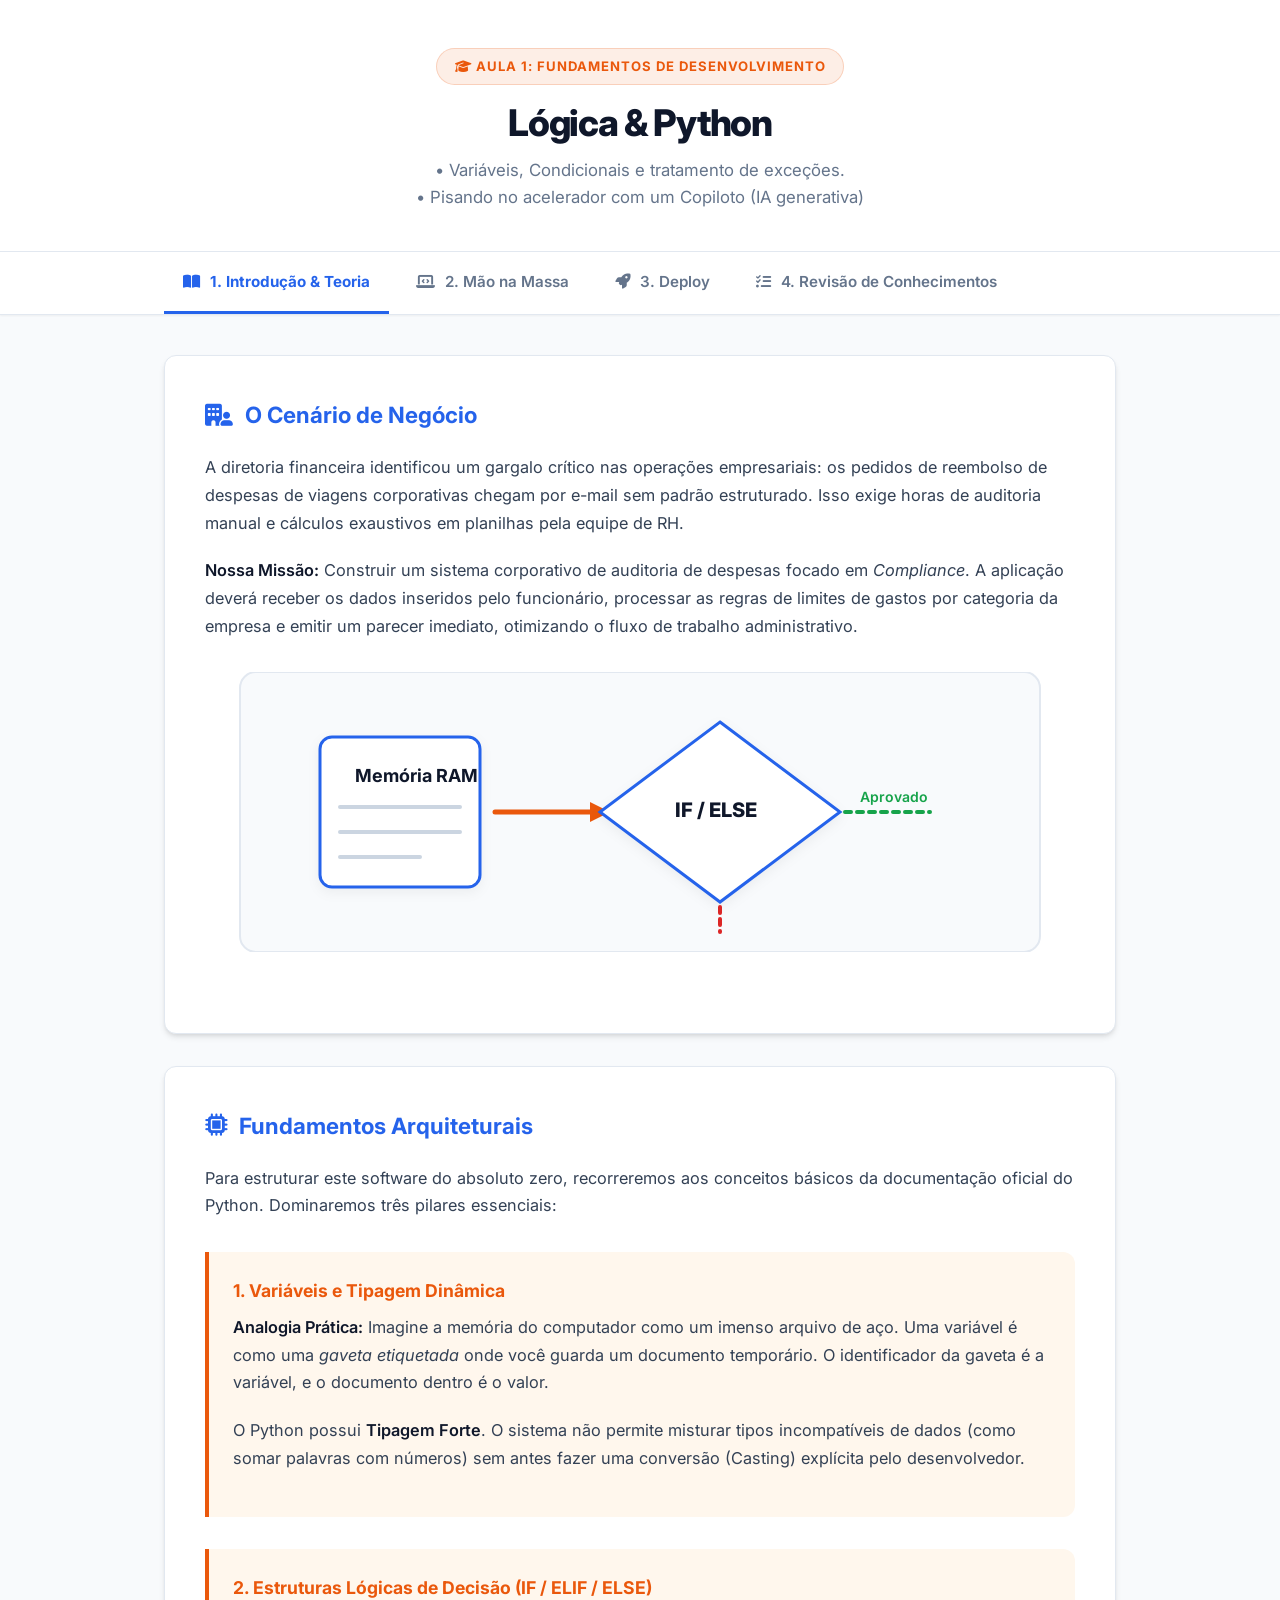
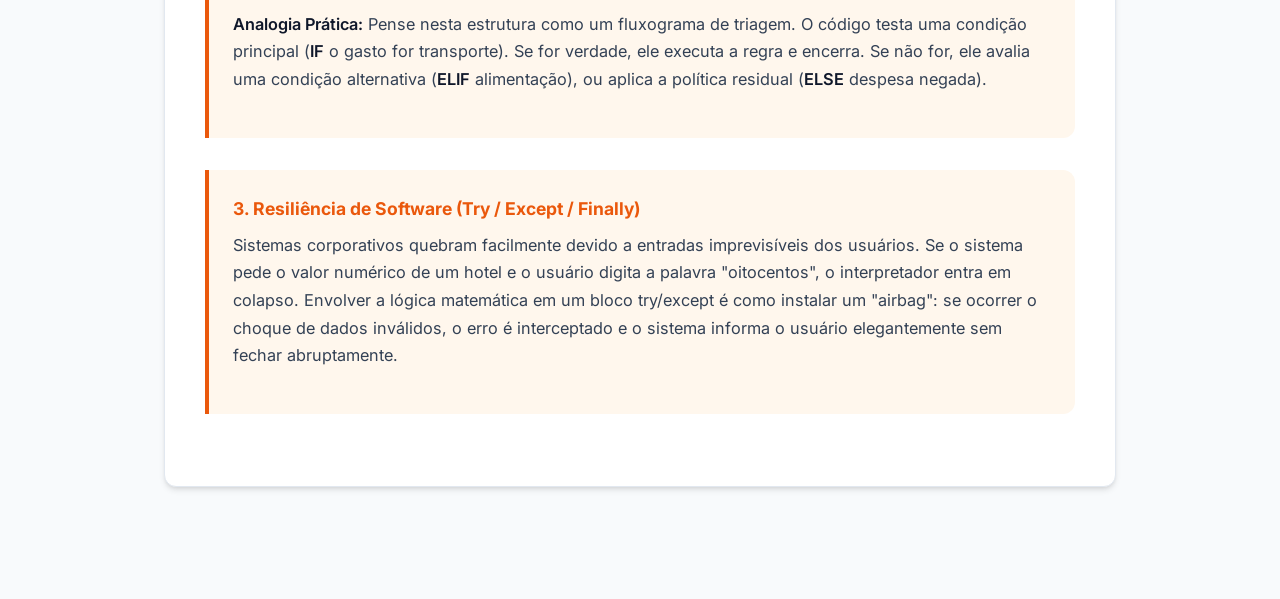
<file: 01/index.html>
<!DOCTYPE html>
<html lang="pt-BR">
<head>
    <meta charset="UTF-8">
    <meta name="viewport" content="width=device-width, initial-scale=1.0">
    <title>Treinamento Corporativo | Fundamentos</title>
    
    <link rel="preconnect" href="https://fonts.googleapis.com">
    <link rel="preconnect" href="https://fonts.gstatic.com" crossorigin>
    <link href="https://fonts.googleapis.com/css2?family=Inter:wght@300;400;500;600;700;800&display=swap" rel="stylesheet">
    <link rel="stylesheet" href="https://cdnjs.cloudflare.com/ajax/libs/font-awesome/6.4.0/css/all.min.css">
    
    <link rel="stylesheet" href="style.css">
</head>
<body>
    <header class="app-header">
        <div class="container text-center">
            <span class="badge" id="app-badge"><i class="fa-solid fa-spinner fa-spin"></i> Carregando...</span>
            <h1 id="app-title">Carregando...</h1>
            <div id="app-subtitle" class="subtitle">Carregando metadados...</div>
        </div>
    </header>

    <nav class="app-nav">
        <div class="container nav-wrapper">
            <span class="mobile-nav-title"><i class="fa-solid fa-bars-staggered" style="color: var(--primary)"></i> Menu da Aula</span>
            <button id="btn-mobile" aria-label="Abrir menu">
                <i class="fa-solid fa-bars"></i>
            </button>
            <div id="nav-container" class="nav-menu">
                </div>
        </div>
    </nav>

    <main class="app-main container" id="app-content"></main>

    <script src="data_intro.js"></script>
    <script src="data_oficina.js"></script>
    <script src="data_infra.js"></script>
    <script src="data_quiz.js"></script>
    <script src="app.js"></script>
</body>
</html>
</file>
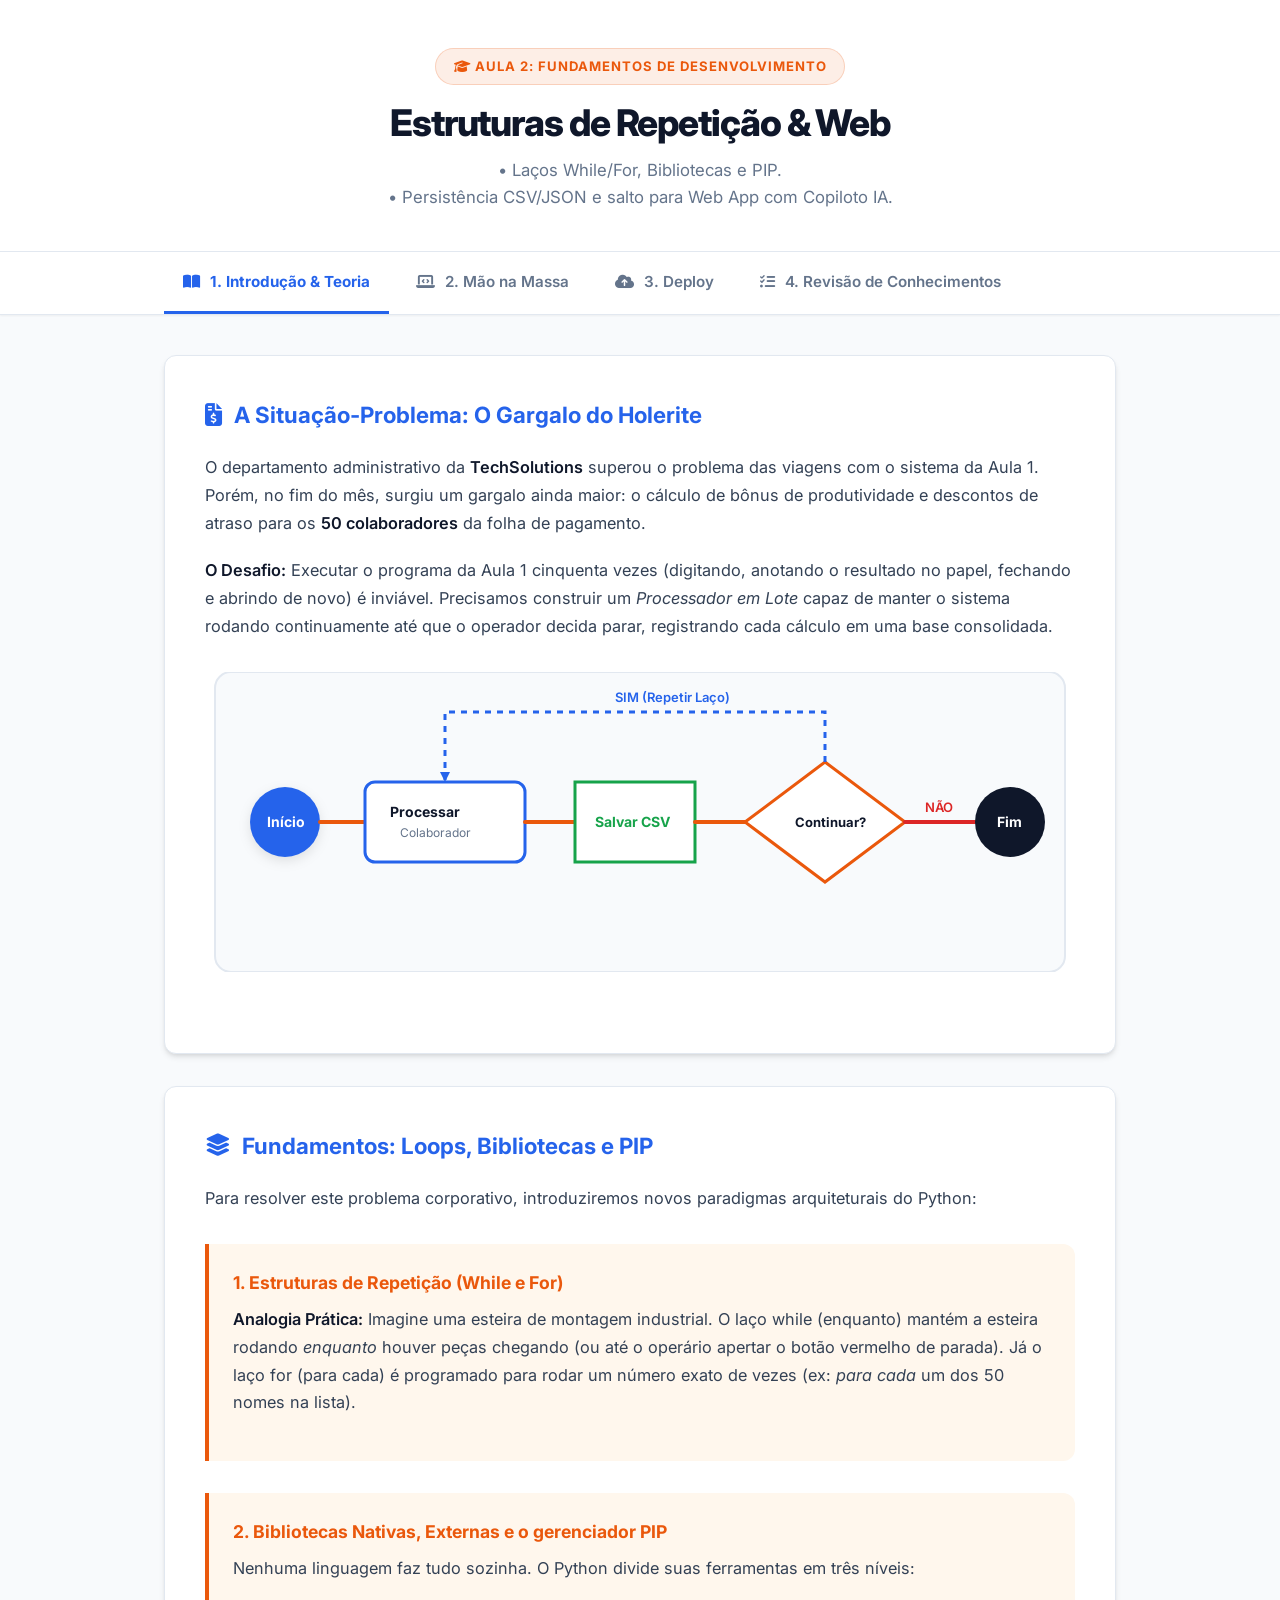
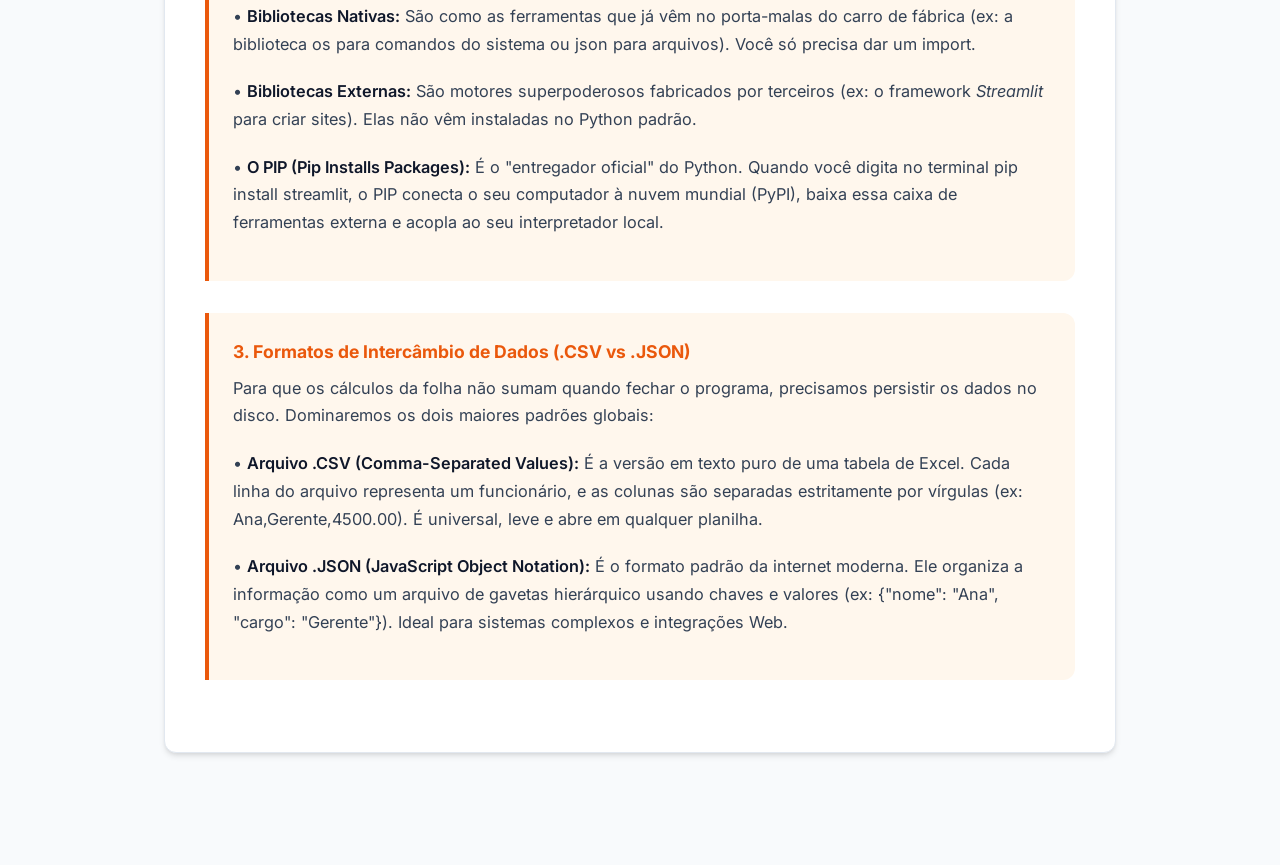
<file: 02/index.html>
<!DOCTYPE html>
<html lang="pt-BR">
<head>
    <meta charset="UTF-8">
    <meta name="viewport" content="width=device-width, initial-scale=1.0">
    <title>Treinamento Corporativo | Aula 02</title>
    
    <link rel="preconnect" href="https://fonts.googleapis.com">
    <link rel="preconnect" href="https://fonts.gstatic.com" crossorigin>
    <link href="https://fonts.googleapis.com/css2?family=Inter:wght@300;400;500;600;700;800&display=swap" rel="stylesheet">
    <link rel="stylesheet" href="https://cdnjs.cloudflare.com/ajax/libs/font-awesome/6.4.0/css/all.min.css">
    
    <link rel="stylesheet" href="style.css">
</head>
<body>
    <header class="app-header">
        <div class="container text-center">
            <span class="badge" id="app-badge"><i class="fa-solid fa-spinner fa-spin"></i> Carregando...</span>
            <h1 id="app-title">Carregando...</h1>
            <div id="app-subtitle" class="subtitle">Carregando metadados...</div>
        </div>
    </header>

    <nav class="app-nav">
        <div class="container nav-wrapper">
            <span class="mobile-nav-title"><i class="fa-solid fa-bars-staggered" style="color: var(--primary)"></i> Menu da Aula</span>
            <button id="btn-mobile" aria-label="Abrir menu">
                <i class="fa-solid fa-bars"></i>
            </button>
            <div id="nav-container" class="nav-menu"></div>
        </div>
    </nav>

    <main class="app-main container" id="app-content"></main>

    <script src="data_intro.js"></script>
    <script src="data_oficina.js"></script>
    <script src="data_infra.js"></script>
    <script src="data_quiz.js"></script>
    <script src="app.js"></script>
</body>
</html>
</file>
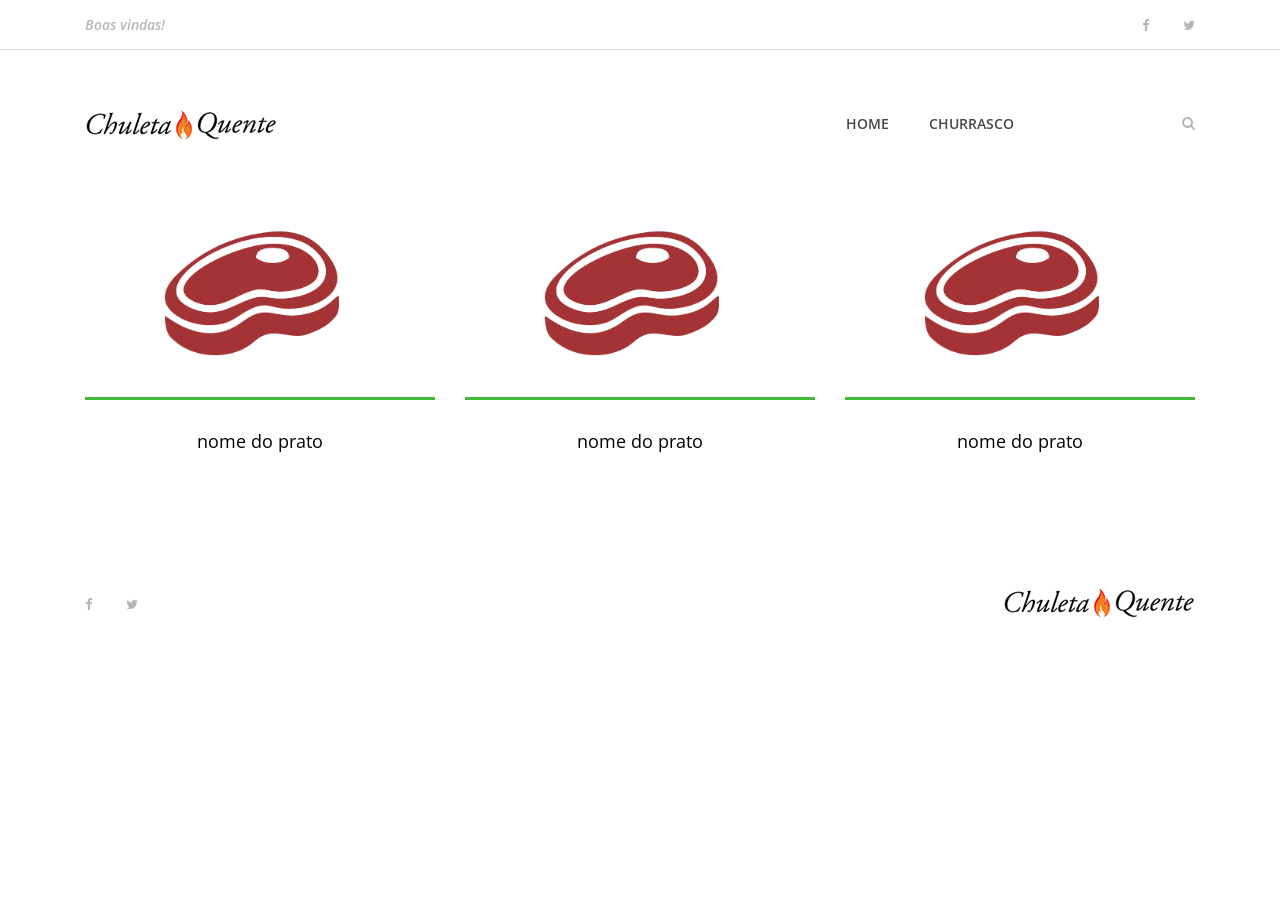
<file: canesgril2026/index.html>
<!DOCTYPE html>
<html lang="pt-br">

<head>
    <meta charset="UTF-8">
    <meta name="description" content="">
    <meta http-equiv="X-UA-Compatible" content="IE=edge">
    <meta name="viewport" content="width=device-width, initial-scale=1, shrink-to-fit=no">
    <!-- The above 4 meta tags *must* come first in the head; any other head content must come *after* these tags -->

    
    <!-- Favicon -->
    <link rel="icon" href="img/core-img/favicon.ico">
    
    <!-- Stylesheet -->
    <link rel="stylesheet" href="site.css">
    
    <!-- Título -->
    <title>Canes Grill - Home</title>
</head>

<body>
    <!-- Preloader -->
    <div id="preloader">
        <i class="circle-preloader"></i>
        <img src="img/core-img/pizza.png" alt="">
    </div>

    <!-- Search Wrapper -->
    <div class="search-wrapper">
        <!-- Close Btn -->
        <div class="close-btn"><i class="fa fa-times" aria-hidden="true"></i></div>

        <div class="container">
            <div class="row">
                <div class="col-12">
                    <form action="#" method="post">
                        <input type="search" name="search" placeholder="O que está procurando...">
                        <button type="submit"><i class="fa fa-search" aria-hidden="true"></i></button>
                    </form>
                </div>
            </div>
        </div>
    </div>
    <!-- Fim Preloader -->


    <!-- ##### Menu #### Header ##### -->
    <header class="header-area">

        <!-- Top Header Area -->
        <div class="top-header-area">
            <div class="container h-100">
                <div class="row h-100 align-items-center justify-content-between">
                    <!-- Breaking News -->
                    <div class="col-12 col-sm-6">
                        <div class="breaking-news">
                            <div id="breakingNewsTicker" class="ticker">
                                <ul>
                                    <li><a href="">Boas vindas!</a></li>
                                    <li><a href="">O melhor Churrasco</a></li>
                                    <li><a href="">Você encontra aqui!</a></li>
                                </ul>
                            </div>
                        </div>
                    </div>

                    <!-- Top Social Info -->
                    <div class="col-12 col-sm-6">
                        <div class="top-social-info text-right">
                            <a href=""><i class="fa fa-facebook" aria-hidden="true"></i></a>
                            <a href=""><i class="fa fa-twitter" aria-hidden="true"></i></a>
                        </div>
                    </div>
                </div>
            </div>
        </div>

        <!-- Navbar Area -->
        <div class="delicious-main-menu">
            <div class="classy-nav-container breakpoint-off">
                <div class="container">
                    <!-- Menu -->
                    <nav class="classy-navbar justify-content-between" id="deliciousNav">

                        <!-- Logo -->
                        <a class="nav-brand" href="#"><img src="img/core-img/logo.png" alt=""></a>

                        <!-- Navbar Toggler -->
                        <div class="classy-navbar-toggler">
                            <span class="navbarToggler"><span></span><span></span><span></span></span>
                        </div>

                        <!-- Menu -->
                        <div class="classy-menu">

                            <!-- close btn -->
                            <div class="classycloseIcon">
                                <div class="cross-wrap"><span class="top"></span><span class="bottom"></span></div>
                            </div>

                            <!-- Nav Start -->
                            <div class="classynav">
                                <ul>
                                    <li><a href="index.html">Home</a></li>
                                    <li><a href="churrasco.html">Churrasco</a></li>
                                </ul>

                                <!-- Formulario de busca -->
                                <div class="search-btn">
                                    <i class="fa fa-search" aria-hidden="true"></i>
                                </div>
                                <!-- Formulario de busca -->

                            </div>
                            <!-- Nav End -->
                        </div>
                    </nav>
                </div>
            </div>
        </div>
    </header>
    <!-- ##### Header Area End ##### -->
    
     <!-- ##### Best Receipe Area Start ##### -->
     <section class="best-receipe-area">
        <div class="container">
            <div class="row">
                <!-- Single Best Receipe Area -->
                <div class="col-12 col-sm-6 col-lg-4">
                    <div class="single-best-receipe-area mb-30">
                        <img src="img/bg-img/foto_receita.png" alt="">
                        <div class="receipe-content">
                            <a href="#">
                                <h5>nome do prato</h5>
                            </a>
                        </div>
                    </div>
                </div>

                <!-- Single Best Receipe Area -->
                <div class="col-12 col-sm-6 col-lg-4">
                    <div class="single-best-receipe-area mb-30">
                        <img src="img/bg-img/foto_receita.png" alt="">
                        <div class="receipe-content">
                            <a href="#">
                                <h5>nome do prato</h5>
                            </a>
                        </div>
                    </div>
                </div>

                <!-- Single Best Receipe Area -->
                <div class="col-12 col-sm-6 col-lg-4">
                    <div class="single-best-receipe-area mb-30">
                        <img src="img/bg-img/foto_receita.png" alt="">
                        <div class="receipe-content">
                            <a href="#">
                                <h5>nome do prato</h5>
                            </a>
                        </div>
                    </div>
                </div>

            </div>
        </div>
    </section>
    <!-- ##### Best Receipe Area End ##### -->

    <!-- ##### Footer Area Start ##### -->
    <footer class="footer-area">
        <div class="container h-100">
            <div class="row h-100">
                <div class="col-12 h-100 d-flex flex-wrap align-items-center justify-content-between">
                    <!-- Footer Social Info -->
                    <div class="footer-social-info text-right">
                        <a href="#"><i class="fa fa-facebook" aria-hidden="true"></i></a>
                        <a href="#"><i class="fa fa-twitter" aria-hidden="true"></i></a>
                    </div>
                    <!-- Footer Logo -->
                    <div class="footer-logo">
                        <a href="#"><img src="img/core-img/logo.png" alt=""></a>
                    </div>
                </div>
            </div>
        </div>
    </footer>
    <!-- ##### Footer Area Start ##### -->




   <!-- ##### All Javascript Files ##### -->
    <!-- jQuery-2.2.4 js -->
    <script src="./js/jquery/jquery-2.2.4.min.js"></script>
    <!-- Popper js -->
    <script src="./js/bootstrap/popper.min.js"></script>
    <!-- Bootstrap js -->
    <script src="./js/bootstrap/bootstrap.min.js"></script>
    <!-- All Plugins js -->
    <script src="./js/plugins/plugins.js"></script>
    <!-- Active js -->
    <script src="./js/active.js"></script>
</body>

</html>
</file>
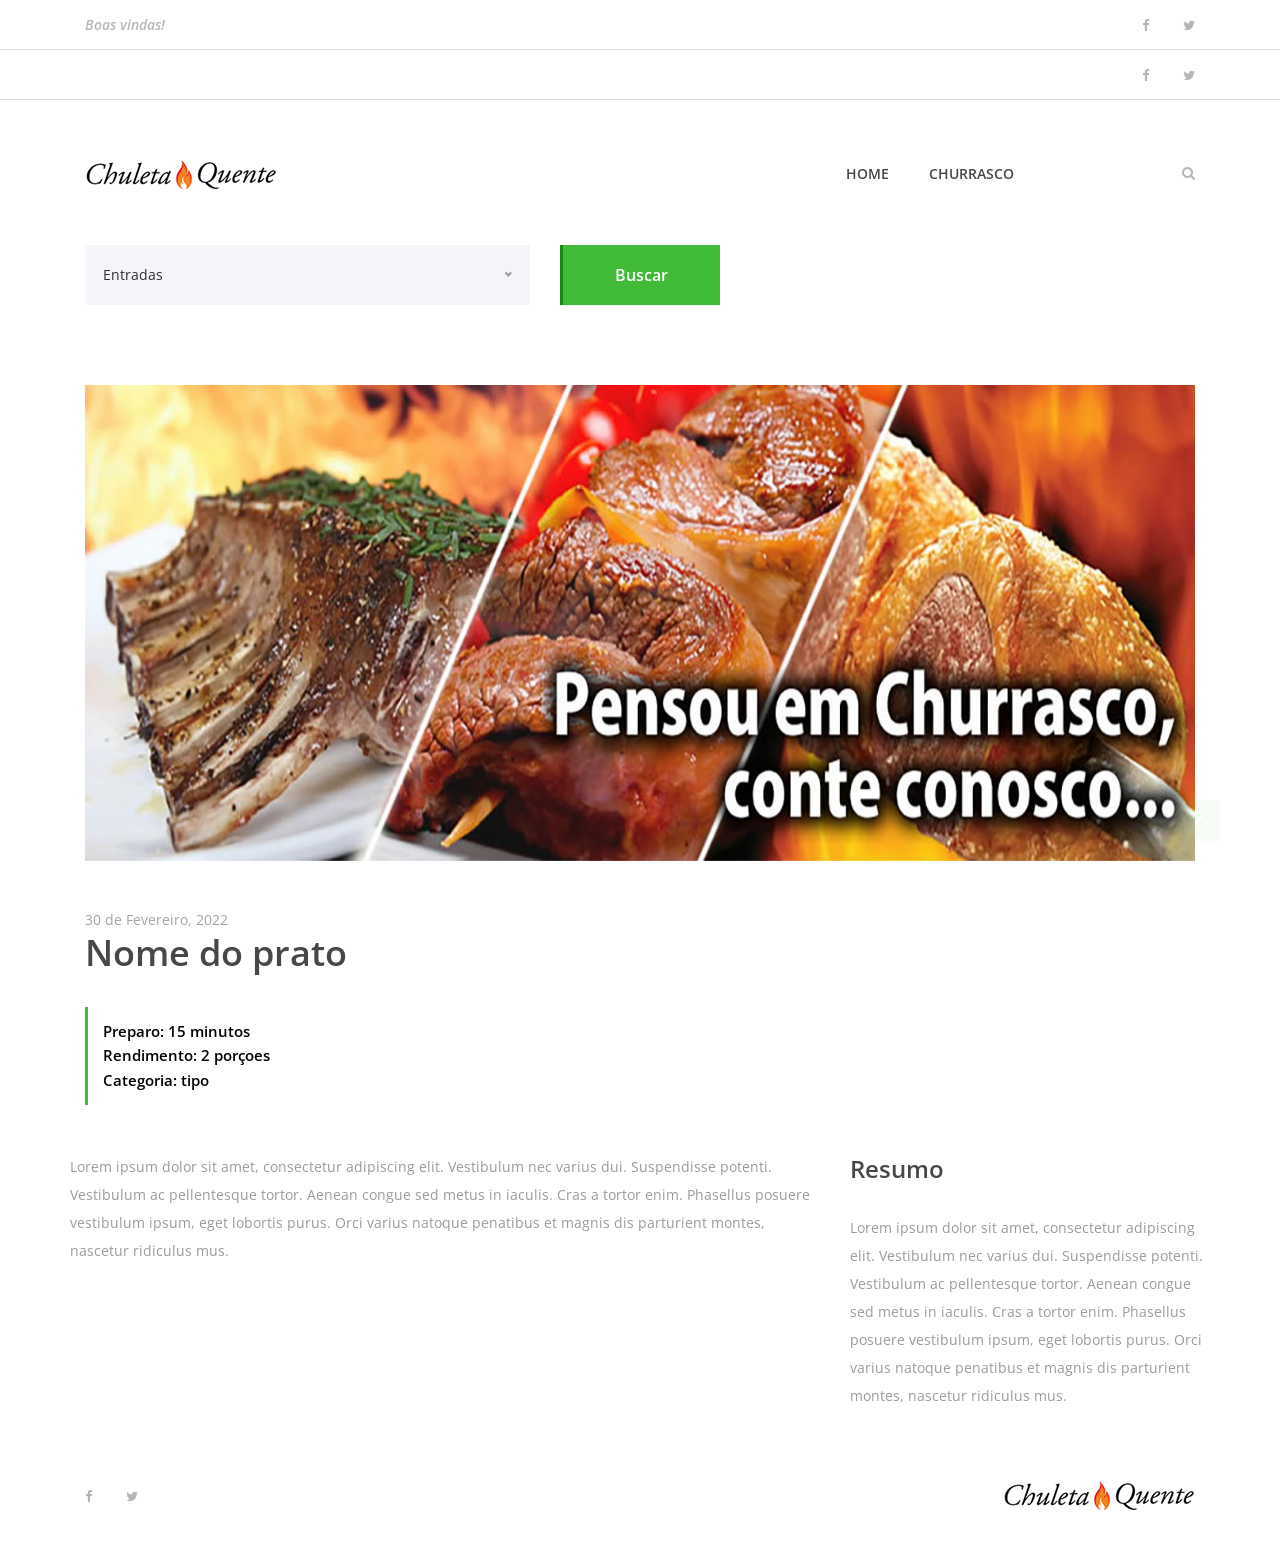
<file: canesgril2026/churrasco.html>
<!DOCTYPE html>
<html lang="pt-br">

<head>
    <meta charset="UTF-8">
    <meta name="description" content="">
    <meta http-equiv="X-UA-Compatible" content="IE=edge">
    <meta name="viewport" content="width=device-width, initial-scale=1, shrink-to-fit=no">
    <!-- The above 4 meta tags *must* come first in the head; any other head content must come *after* these tags -->

    
    <!-- Favicon -->
    <link rel="icon" href="img/core-img/favicon.ico">
    
    <!-- Stylesheet -->
    <link rel="stylesheet" href="site.css">
    
    <!-- Título -->
    <title>Canes Grill - Churrasco</title>
</head>

<body>
    <!-- Preloader -->
    <div id="preloader">
        <i class="circle-preloader"></i>
        <img src="img/core-img/hamburger.png" alt="">
    </div>

    <!-- Search Wrapper -->
    <div class="search-wrapper">
        <!-- Close Btn -->
        <div class="close-btn"><i class="fa fa-times" aria-hidden="true"></i></div>

        <div class="container">
            <div class="row">
                <div class="col-12">
                    <form action="#" method="post">
                        <input type="search" name="search" placeholder="O que está procurando...">
                        <button type="submit"><i class="fa fa-search" aria-hidden="true"></i></button>
                    </form>
                </div>
            </div>
        </div>
    </div>

    <!-- ##### Header Area Start ##### -->
    <header class="header-area">

        <!-- Top Header Area -->
        <div class="top-header-area">
            <div class="container h-100">
                <div class="row h-100 align-items-center justify-content-between">
                    <!-- Breaking News -->
                    <div class="col-12 col-sm-6">
                        <div class="breaking-news">
                            <div id="breakingNewsTicker" class="ticker">
                                <ul>
                                    <li><a href="">Boas vindas!</a></li>
                                    <li><a href="">O melhor Churrasco</a></li>
                                    <li><a href="">Você encontra aqui!</a></li>
                                </ul>
                            </div>
                        </div>
                    </div>

                    <!-- Top Social Info -->
                    <div class="col-12 col-sm-6">
                        <div class="top-social-info text-right">
                            <a href=""><i class="fa fa-facebook" aria-hidden="true"></i></a>
                            <a href=""><i class="fa fa-twitter" aria-hidden="true"></i></a>
                        </div>
                    </div>
                </div>
            </div>
        </div>

        <!-- ##### Menu #### Header ##### -->
    <header class="header-area">

        <!-- Top Header Area -->
        <div class="top-header-area">
            <div class="container h-100">
                <div class="row h-100 align-items-center justify-content-between">
                    <!-- Breaking News -->
                    <div class="col-12 col-sm-6">
                        <div class="breaking-news">
                            <div id="breakingNewsTicker" class="ticker">
                                <ul>
                                    <li><a href="">Boas vindas!</a></li>
                                    <li><a href="">O melhor Churrasco</a></li>
                                    <li><a href="">Você encontra aqui!</a></li>
                                </ul>
                            </div>
                        </div>
                    </div>

                    <!-- Top Social Info -->
                    <div class="col-12 col-sm-6">
                        <div class="top-social-info text-right">
                            <a href=""><i class="fa fa-facebook" aria-hidden="true"></i></a>
                            <a href=""><i class="fa fa-twitter" aria-hidden="true"></i></a>
                        </div>
                    </div>
                </div>
            </div>
        </div>

        <!-- Navbar Area -->
        <div class="delicious-main-menu">
            <div class="classy-nav-container breakpoint-off">
                <div class="container">
                    <!-- Menu -->
                    <nav class="classy-navbar justify-content-between" id="deliciousNav">

                        <!-- Logo -->
                        <a class="nav-brand" href="#"><img src="img/core-img/logo.png" alt=""></a>

                        <!-- Navbar Toggler -->
                        <div class="classy-navbar-toggler">
                            <span class="navbarToggler"><span></span><span></span><span></span></span>
                        </div>

                        <!-- Menu -->
                        <div class="classy-menu">

                            <!-- close btn -->
                            <div class="classycloseIcon">
                                <div class="cross-wrap"><span class="top"></span><span class="bottom"></span></div>
                            </div>

                            <!-- Nav Start -->
                            <div class="classynav">
                                <ul>
                                    <li><a href="index.html">Home</a></li>
                                    <li><a href="churrasco.html">Churrasco</a></li>
                                </ul>

                                <!-- Formulario de busca -->
                                <div class="search-btn">
                                    <i class="fa fa-search" aria-hidden="true"></i>
                                </div>
                                <!-- Formulario de busca -->

                            </div>
                            <!-- Nav End -->
                        </div>
                    </nav>
                </div>
            </div>
        </div>
    </header>
    <!-- ##### Header Area End ##### -->

        <!-- Receipe Post Search -->
        <div class="receipe-post-search mb-80">
            <div class="container">
                <form action="#" method="post">
                    <div class="row">
                        <div class="col-12 col-lg-5">
                            <select name="select1" id="select1">
                                <option value="1">Entradas</option>
                                <option value="1">Churrasco</option>
                                <option value="1">Sobremesa</option>
                            </select>
                        </div>
                        <div class="col-12 col-lg-2 text-right">
                            <button type="submit" class="btn delicious-btn">Buscar</button>
                        </div>
                    </div>
                </form>
            </div>
        </div>

        <!-- Receipe Slider -->
        <div class="container">
            <div class="row">
                <div class="col-12">
                    <div class="receipe-slider owl-carousel">
                        <img src="img/bg-img/tomate_banner.jpg">
                    </div>
                </div>
            </div>
        </div>
        
        <!-- Receipe Content Area -->
        <div class="receipe-content-area">
            <div class="container">

                <div class="row">
                    <div class="col-12 col-md-8">
                        <div class="receipe-headline my-5">
                            <span>30 de Fevereiro, 2022</span>
                            <h2>Nome do prato</h2>
                            <div class="receipe-duration">
                                <h6>Preparo: 15 minutos</h6>
                                <h6>Rendimento: 2 porçoes</h6>
                                <h6>Categoria: tipo</h6>
                            </div>
                        </div>
                    </div>

                <div class="row">
                    <div class="col-12 col-lg-8">
                        <!-- Single Preparation Step -->
                        <div class="single-preparation-step d-flex">
                            <p>Lorem ipsum dolor sit amet, consectetur adipiscing elit. Vestibulum nec varius dui. Suspendisse potenti. Vestibulum ac pellentesque tortor. Aenean congue sed metus in iaculis. Cras a tortor enim. Phasellus posuere vestibulum ipsum, eget lobortis purus. Orci varius natoque penatibus et magnis dis parturient montes, nascetur ridiculus mus. </p>
                        </div>
                    </div>

                    <!-- Ingredientes -->
                    <div class="col-12 col-lg-4">
                        <div class="ingredients">
                            <h4>Resumo</h4>
                            <div class="ingredients">
                                <p>Lorem ipsum dolor sit amet, consectetur adipiscing elit. Vestibulum nec varius dui. Suspendisse potenti. Vestibulum ac pellentesque tortor. Aenean congue sed metus in iaculis. Cras a tortor enim. Phasellus posuere vestibulum ipsum, eget lobortis purus. Orci varius natoque penatibus et magnis dis parturient montes, nascetur ridiculus mus. </p>
                            </p>
                            </div>
                        </div>
                    </div>
                </div>
                <!-- Ingredientes -->
        
        <!-- ##### Footer Area Start ##### -->
    <footer class="footer-area">
        <div class="container h-100">
            <div class="row h-100">
                <div class="col-12 h-100 d-flex flex-wrap align-items-center justify-content-between">
                    <!-- Footer Social Info -->
                    <div class="footer-social-info text-right">
                        <a href="#"><i class="fa fa-facebook" aria-hidden="true"></i></a>
                        <a href="#"><i class="fa fa-twitter" aria-hidden="true"></i></a>
                    </div>
                    <!-- Footer Logo -->
                    <div class="footer-logo">
                        <a href="#"><img src="img/core-img/logo.png" alt=""></a>
                    </div>
                </div>
            </div>
        </div>
    </footer>
    <!-- ##### Footer Area Start ##### -->




   <!-- ##### All Javascript Files ##### -->
    <!-- jQuery-2.2.4 js -->
    <script src="./js/jquery/jquery-2.2.4.min.js"></script>
    <!-- Popper js -->
    <script src="./js/bootstrap/popper.min.js"></script>
    <!-- Bootstrap js -->
    <script src="./js/bootstrap/bootstrap.min.js"></script>
    <!-- All Plugins js -->
    <script src="./js/plugins/plugins.js"></script>
    <!-- Active js -->
    <script src="./js/active.js"></script>
</body>

</html>
</file>
<file: 01/style.css>
:root {
    --primary: #ea580c; 
    --primary-hover: #c2410c;
    --secondary: #2563eb; 
    --secondary-hover: #1d4ed8;
    
    --bg-body: #f8fafc;
    --bg-surface: #ffffff;
    --bg-code: #0f172a;
    
    --text-main: #334155;
    --text-title: #0f172a;
    --text-muted: #64748b;
    
    --border: #e2e8f0;
    --success: #16a34a;
    --danger: #dc2626;
    
    --shadow-sm: 0 1px 2px 0 rgb(0 0 0 / 0.05);
    --shadow-md: 0 4px 6px -1px rgb(0 0 0 / 0.1), 0 2px 4px -2px rgb(0 0 0 / 0.1);
    --shadow-lg: 0 10px 15px -3px rgb(0 0 0 / 0.1), 0 4px 6px -4px rgb(0 0 0 / 0.1);
    
    --radius: 12px;
    --transition: 0.3s ease;
}

* { margin: 0; padding: 0; box-sizing: border-box; font-family: 'Inter', sans-serif; }
body { background-color: var(--bg-body); color: var(--text-main); line-height: 1.7; -webkit-font-smoothing: antialiased; }
.container { max-width: 1000px; margin: 0 auto; padding: 0 1.5rem; }
.text-center { text-align: center; }

/* Header Responsivo */
.app-header { background: var(--bg-surface); padding: 3rem 0 2.5rem 0; border-bottom: 1px solid var(--border); box-shadow: var(--shadow-sm); }
.badge { background: rgba(234, 88, 12, 0.1); color: var(--primary); padding: 0.4rem 1.1rem; border-radius: 50px; font-weight: 700; font-size: 0.82rem; text-transform: uppercase; letter-spacing: 1px; display: inline-block; margin-bottom: 1rem; border: 1px solid rgba(234, 88, 12, 0.2); }
.app-header h1 { font-size: 2.3rem; color: var(--text-title); font-weight: 800; letter-spacing: -0.03em; margin-bottom: 0.75rem; line-height: 1.2; }
.subtitle { font-size: 1.05rem; color: var(--text-muted); max-width: 780px; margin: 0 auto; line-height: 1.6; }

/* Navegação Base Desktop */
.app-nav { background: var(--bg-surface); position: sticky; top: 0; z-index: 100; border-bottom: 1px solid var(--border); box-shadow: var(--shadow-sm); }
.nav-wrapper { display: flex; align-items: center; justify-content: flex-start; position: relative; }
.mobile-nav-title, #btn-mobile { display: none; }

.nav-menu { display: flex; overflow-x: auto; gap: 0.5rem; width: 100%; }
.tab-btn { background: none; border: none; padding: 1.25rem 1.2rem; font-size: 0.95rem; font-weight: 600; color: var(--text-muted); cursor: pointer; border-bottom: 3px solid transparent; transition: var(--transition); display: flex; align-items: center; gap: 0.6rem; white-space: nowrap; }
.tab-btn:hover { color: var(--secondary); background: #f8fafc; }
.tab-btn.active { color: var(--secondary); border-bottom-color: var(--secondary); font-weight: 700; }

/* Main Content */
.app-main { padding: 2.5rem 1.5rem 5rem 1.5rem; animation: fadeIn 0.4s ease; }
@keyframes fadeIn { from { opacity: 0; transform: translateY(10px); } to { opacity: 1; transform: translateY(0); } }

/* Cards & Componentes */
.card { background: var(--bg-surface); border-radius: var(--radius); padding: 2.5rem; margin-bottom: 2rem; border: 1px solid var(--border); box-shadow: var(--shadow-md); transition: var(--transition); }
.card:hover { box-shadow: var(--shadow-lg); }
.card h2 { color: var(--secondary); font-size: 1.4rem; margin-bottom: 1.25rem; display: flex; align-items: center; gap: 0.75rem; }
p { margin-bottom: 1.25rem; font-size: 1.02rem; }
strong { color: var(--text-title); font-weight: 600; }
.svg-wrapper { margin: 2rem 0; text-align: center; overflow-x: auto; }

.callout { border-left: 4px solid var(--primary); background: #fff7ed; padding: 1.5rem; border-radius: 0 var(--radius) var(--radius) 0; margin: 2rem 0; }
.callout h4 { color: var(--primary); margin-bottom: 0.5rem; font-size: 1.1rem; }

.accordion { border: 1px solid var(--border); border-radius: var(--radius); margin-bottom: 1rem; background: var(--bg-surface); overflow: hidden; }
.acc-header { padding: 1.2rem 1.5rem; background: #f8fafc; cursor: pointer; font-weight: 600; color: var(--text-title); display: flex; justify-content: space-between; align-items: center; transition: var(--transition); }
.acc-header:hover { background: #e2e8f0; }
.acc-content { max-height: 0; overflow: hidden; transition: all 0.4s ease; }
.accordion.active .acc-content { max-height: 2500px; padding: 1.5rem; border-top: 1px solid var(--border); }

/* Blocos de Código + Botão de Copiar */
pre { position: relative; background: var(--bg-code); color: #f8fafc; padding: 1.75rem 1.5rem 1.5rem 1.5rem; border-radius: var(--radius); font-family: 'Courier New', monospace; font-size: 0.92rem; overflow-x: auto; border: 1px solid #1e293b; line-height: 1.5; margin: 1rem 0; }
.c-comment { color: #64748b; font-style: italic; }
.c-keyword { color: var(--primary); font-weight: bold; }
.c-string { color: #10b981; }
.c-func { color: var(--secondary); }

.btn-copy { position: absolute; top: 12px; right: 12px; background: rgba(255, 255, 255, 0.08); border: 1px solid rgba(255, 255, 255, 0.15); color: #94a3b8; padding: 0.35rem 0.8rem; border-radius: 6px; font-size: 0.78rem; font-weight: 600; cursor: pointer; transition: all 0.2s ease; display: flex; align-items: center; gap: 0.4rem; backdrop-filter: blur(4px); }
.btn-copy:hover { background: var(--primary); color: #ffffff; border-color: var(--primary); }
.btn-copy.copied { background: var(--success); color: #ffffff; border-color: var(--success); }

/* Quiz */
.quiz-item { background: var(--bg-surface); border: 1px solid var(--border); border-radius: var(--radius); padding: 2rem; margin-bottom: 1.5rem; box-shadow: var(--shadow-sm); transition: var(--transition); }
.quiz-item h3 { color: var(--text-title); margin-bottom: 1.5rem; font-size: 1.05rem; font-weight: 600; }
.options { list-style: none; }
.option { display: flex; align-items: center; gap: 1rem; padding: 1rem 1.25rem; border: 1px solid var(--border); border-radius: 8px; margin-bottom: 0.75rem; cursor: pointer; transition: var(--transition); background: var(--bg-body); }
.option:hover { border-color: var(--secondary); background: #eff6ff; }
.option input { width: 18px; height: 18px; accent-color: var(--secondary); }
.btn { background: var(--primary); color: #fff; border: none; padding: 1.2rem 2rem; border-radius: 50px; font-size: 1.05rem; font-weight: 700; cursor: pointer; display: block; width: 100%; max-width: 320px; margin: 2.5rem auto; box-shadow: 0 4px 14px rgba(234, 88, 12, 0.35); transition: var(--transition); }
.btn:hover { background: var(--primary-hover); transform: translateY(-2px); box-shadow: 0 6px 20px rgba(234, 88, 12, 0.25); }
.feedback { display: none; margin-top: 1.5rem; padding: 1.25rem; border-radius: 8px; font-size: 0.95rem; }
.quiz-item.correct { border-color: var(--success); }
.quiz-item.incorrect { border-color: var(--danger); }
.correct .feedback { display: block; background: #f0fdf4; border-left: 4px solid var(--success); }
.incorrect .feedback { display: block; background: #fef2f2; border-left: 4px solid var(--danger); }
.score-card { background: var(--bg-surface); border: 2px solid var(--secondary); border-radius: var(--radius); padding: 2rem; text-align: center; margin-bottom: 2rem; display: none; box-shadow: var(--shadow-md); }

/* Media Queries Mobile */
@media (max-width: 768px) {
    .app-header { padding: 2rem 0 1.5rem 0; }
    .app-header h1 { font-size: 1.65rem; }
    .subtitle { font-size: 0.95rem; padding: 0 0.5rem; }
    .card { padding: 1.5rem; }
    .card h2 { font-size: 1.25rem; }
    .nav-wrapper { justify-content: space-between; padding: 1rem 1.5rem; width: 100%; }
    .mobile-nav-title { display: flex; align-items: center; gap: 0.6rem; font-weight: 700; font-size: 0.95rem; color: var(--text-title); }
    #btn-mobile { display: block; background: none; border: none; font-size: 1.4rem; color: var(--text-title); cursor: pointer; padding: 0.2rem; }
    .nav-menu { display: none; position: absolute; top: 100%; left: 0; width: 100%; background: var(--bg-surface); flex-direction: column; border-bottom: 1px solid var(--border); box-shadow: var(--shadow-lg); padding: 0.5rem 0; gap: 0; z-index: 1000; }
    .nav-menu.active { display: flex; animation: slideDown 0.2s ease; }
    @keyframes slideDown { from { opacity: 0; transform: translateY(-8px); } to { opacity: 1; transform: translateY(0); } }
    .tab-btn { width: 100%; padding: 1rem 1.5rem; border-bottom: none; border-left: 4px solid transparent; font-size: 0.95rem; }
    .tab-btn.active { border-left-color: var(--secondary); background: #f1f5f9; }
}
</file>
<file: 02/style.css>
:root {
    --primary: #ea580c; 
    --primary-hover: #c2410c;
    --secondary: #2563eb; 
    --secondary-hover: #1d4ed8;
    
    --bg-body: #f8fafc;
    --bg-surface: #ffffff;
    --bg-code: #0f172a;
    
    --text-main: #334155;
    --text-title: #0f172a;
    --text-muted: #64748b;
    
    --border: #e2e8f0;
    --success: #16a34a;
    --danger: #dc2626;
    
    --shadow-sm: 0 1px 2px 0 rgb(0 0 0 / 0.05);
    --shadow-md: 0 4px 6px -1px rgb(0 0 0 / 0.1), 0 2px 4px -2px rgb(0 0 0 / 0.1);
    --shadow-lg: 0 10px 15px -3px rgb(0 0 0 / 0.1), 0 4px 6px -4px rgb(0 0 0 / 0.1);
    
    --radius: 12px;
    --transition: 0.3s ease;
}

* { margin: 0; padding: 0; box-sizing: border-box; font-family: 'Inter', sans-serif; }
body { background-color: var(--bg-body); color: var(--text-main); line-height: 1.7; -webkit-font-smoothing: antialiased; }
.container { max-width: 1000px; margin: 0 auto; padding: 0 1.5rem; }
.text-center { text-align: center; }

/* Header */
.app-header { background: var(--bg-surface); padding: 3rem 0 2.5rem 0; border-bottom: 1px solid var(--border); box-shadow: var(--shadow-sm); }
.badge { background: rgba(234, 88, 12, 0.1); color: var(--primary); padding: 0.4rem 1.1rem; border-radius: 50px; font-weight: 700; font-size: 0.82rem; text-transform: uppercase; letter-spacing: 1px; display: inline-block; margin-bottom: 1rem; border: 1px solid rgba(234, 88, 12, 0.2); }
.app-header h1 { font-size: 2.3rem; color: var(--text-title); font-weight: 800; letter-spacing: -0.03em; margin-bottom: 0.75rem; line-height: 1.2; }
.subtitle { font-size: 1.05rem; color: var(--text-muted); max-width: 780px; margin: 0 auto; line-height: 1.6; }

/* Navegação */
.app-nav { background: var(--bg-surface); position: sticky; top: 0; z-index: 100; border-bottom: 1px solid var(--border); box-shadow: var(--shadow-sm); }
.nav-wrapper { display: flex; align-items: center; justify-content: flex-start; position: relative; }
.mobile-nav-title, #btn-mobile { display: none; }

.nav-menu { display: flex; overflow-x: auto; gap: 0.5rem; width: 100%; }
.tab-btn { background: none; border: none; padding: 1.25rem 1.2rem; font-size: 0.95rem; font-weight: 600; color: var(--text-muted); cursor: pointer; border-bottom: 3px solid transparent; transition: var(--transition); display: flex; align-items: center; gap: 0.6rem; white-space: nowrap; }
.tab-btn:hover { color: var(--secondary); background: #f8fafc; }
.tab-btn.active { color: var(--secondary); border-bottom-color: var(--secondary); font-weight: 700; }

/* Main */
.app-main { padding: 2.5rem 1.5rem 5rem 1.5rem; animation: fadeIn 0.4s ease; }
@keyframes fadeIn { from { opacity: 0; transform: translateY(10px); } to { opacity: 1; transform: translateY(0); } }

/* Cards & Textos */
.card { background: var(--bg-surface); border-radius: var(--radius); padding: 2.5rem; margin-bottom: 2rem; border: 1px solid var(--border); box-shadow: var(--shadow-md); transition: var(--transition); }
.card:hover { box-shadow: var(--shadow-lg); }
.card h2 { color: var(--secondary); font-size: 1.4rem; margin-bottom: 1.25rem; display: flex; align-items: center; gap: 0.75rem; }
p { margin-bottom: 1.25rem; font-size: 1.02rem; }
strong { color: var(--text-title); font-weight: 600; }
.svg-wrapper { margin: 2rem 0; text-align: center; overflow-x: auto; }

.callout { border-left: 4px solid var(--primary); background: #fff7ed; padding: 1.5rem; border-radius: 0 var(--radius) var(--radius) 0; margin: 2rem 0; }
.callout h4 { color: var(--primary); margin-bottom: 0.5rem; font-size: 1.1rem; }

.accordion { border: 1px solid var(--border); border-radius: var(--radius); margin-bottom: 1rem; background: var(--bg-surface); overflow: hidden; }
.acc-header { padding: 1.2rem 1.5rem; background: #f8fafc; cursor: pointer; font-weight: 600; color: var(--text-title); display: flex; justify-content: space-between; align-items: center; transition: var(--transition); }
.acc-header:hover { background: #e2e8f0; }
.acc-content { max-height: 0; overflow: hidden; transition: all 0.4s ease; }
.accordion.active .acc-content { max-height: 3500px; padding: 1.5rem; border-top: 1px solid var(--border); }

/* Código + Copiar */
pre { position: relative; background: var(--bg-code); color: #f8fafc; padding: 1.75rem 1.5rem 1.5rem 1.5rem; border-radius: var(--radius); font-family: 'Courier New', monospace; font-size: 0.92rem; overflow-x: auto; border: 1px solid #1e293b; line-height: 1.5; margin: 1rem 0; }
.c-comment { color: #64748b; font-style: italic; }
.c-keyword { color: var(--primary); font-weight: bold; }
.c-string { color: #10b981; }
.c-func { color: var(--secondary); }

.btn-copy { position: absolute; top: 12px; right: 12px; background: rgba(255, 255, 255, 0.08); border: 1px solid rgba(255, 255, 255, 0.15); color: #94a3b8; padding: 0.35rem 0.8rem; border-radius: 6px; font-size: 0.78rem; font-weight: 600; cursor: pointer; transition: all 0.2s ease; display: flex; align-items: center; gap: 0.4rem; backdrop-filter: blur(4px); }
.btn-copy:hover { background: var(--primary); color: #ffffff; border-color: var(--primary); }
.btn-copy.copied { background: var(--success); color: #ffffff; border-color: var(--success); }

/* Quiz */
.quiz-item { background: var(--bg-surface); border: 1px solid var(--border); border-radius: var(--radius); padding: 2rem; margin-bottom: 1.5rem; box-shadow: var(--shadow-sm); transition: var(--transition); }
.quiz-item h3 { color: var(--text-title); margin-bottom: 1.5rem; font-size: 1.05rem; font-weight: 600; }
.options { list-style: none; }
.option { display: flex; align-items: center; gap: 1rem; padding: 1rem 1.25rem; border: 1px solid var(--border); border-radius: 8px; margin-bottom: 0.75rem; cursor: pointer; transition: var(--transition); background: var(--bg-body); }
.option:hover { border-color: var(--secondary); background: #eff6ff; }
.option input { width: 18px; height: 18px; accent-color: var(--secondary); }
.btn { background: var(--primary); color: #fff; border: none; padding: 1.2rem 2rem; border-radius: 50px; font-size: 1.05rem; font-weight: 700; cursor: pointer; display: block; width: 100%; max-width: 320px; margin: 2.5rem auto; box-shadow: 0 4px 14px rgba(234, 88, 12, 0.35); transition: var(--transition); }
.btn:hover { background: var(--primary-hover); transform: translateY(-2px); box-shadow: 0 6px 20px rgba(234, 88, 12, 0.25); }
.feedback { display: none; margin-top: 1.5rem; padding: 1.25rem; border-radius: 8px; font-size: 0.95rem; }
.quiz-item.correct { border-color: var(--success); }
.quiz-item.incorrect { border-color: var(--danger); }
.correct .feedback { display: block; background: #f0fdf4; border-left: 4px solid var(--success); }
.incorrect .feedback { display: block; background: #fef2f2; border-left: 4px solid var(--danger); }
.score-card { background: var(--bg-surface); border: 2px solid var(--secondary); border-radius: var(--radius); padding: 2rem; text-align: center; margin-bottom: 2rem; display: none; box-shadow: var(--shadow-md); }

/* Mobile <= 768px */
@media (max-width: 768px) {
    .app-header { padding: 2rem 0 1.5rem 0; }
    .app-header h1 { font-size: 1.65rem; }
    .subtitle { font-size: 0.95rem; padding: 0 0.5rem; }
    .card { padding: 1.5rem; }
    .card h2 { font-size: 1.25rem; }
    .nav-wrapper { justify-content: space-between; padding: 1rem 1.5rem; width: 100%; }
    .mobile-nav-title { display: flex; align-items: center; gap: 0.6rem; font-weight: 700; font-size: 0.95rem; color: var(--text-title); }
    #btn-mobile { display: block; background: none; border: none; font-size: 1.4rem; color: var(--text-title); cursor: pointer; padding: 0.2rem; }
    .nav-menu { display: none; position: absolute; top: 100%; left: 0; width: 100%; background: var(--bg-surface); flex-direction: column; border-bottom: 1px solid var(--border); box-shadow: var(--shadow-lg); padding: 0.5rem 0; gap: 0; z-index: 1000; }
    .nav-menu.active { display: flex; animation: slideDown 0.2s ease; }
    @keyframes slideDown { from { opacity: 0; transform: translateY(-8px); } to { opacity: 1; transform: translateY(0); } }
    .tab-btn { width: 100%; padding: 1rem 1.5rem; border-bottom: none; border-left: 4px solid transparent; font-size: 0.95rem; }
    .tab-btn.active { border-left-color: var(--secondary); background: #f1f5f9; }
}
</file>
<file: canesgril2026/site.css>
/* :: 1.0 Import Fonts */
@import url("https://fonts.googleapis.com/css?family=Open+Sans:300,300i,400,400i,600,600i,700,700i,800,800i");
/* :: 2.0 Import All CSS */
@import url(css/bootstrap.min.css);
@import url(css/owl.carousel.min.css);
@import url(css/animate.css);
@import url(css/magnific-popup.css);
@import url(css/font-awesome.min.css);
@import url(css/custom-icon.css);
@import url(css/classy-nav.min.css);
@import url(css/nice-select.min.css);
/* :: 3.0 Base CSS */
* {
  margin: 0;
  padding: 0; }

body {
  font-family: "Open Sans", sans-serif;
  font-size: 14px; }

h1,
h2,
h3,
h4,
h5,
h6 {
  color: #000000;
  line-height: 1.3;
  font-weight: 600; }

p {
  color: #9b9b9b;
  font-size: 14px;
  line-height: 2;
  font-weight: 400; }

a,
a:hover,
a:focus {
  -webkit-transition-duration: 500ms;
  transition-duration: 500ms;
  text-decoration: none;
  outline: 0 solid transparent;
  color: #000000;
  font-weight: 600;
  font-size: 14px;
  color: #474747; }

ul,
ol {
  margin: 0; }
  ul li,
  ol li {
    list-style: none; }

img {
  height: auto;
  max-width: 100%; }

/* Spacing */
.mt-15 {
  margin-top: 15px !important; }

.mt-30 {
  margin-top: 30px !important; }

.mt-50 {
  margin-top: 50px !important; }

.mt-70 {
  margin-top: 70px !important; }

.mt-100 {
  margin-top: 100px !important; }

.mb-15 {
  margin-bottom: 15px !important; }

.mb-30 {
  margin-bottom: 30px !important; }

.mb-50 {
  margin-bottom: 50px !important; }

.mb-70 {
  margin-bottom: 70px !important; }

.mb-80 {
  margin-bottom: 80px !important; }

.mb-100 {
  margin-bottom: 100px !important; }

.ml-15 {
  margin-left: 15px !important; }

.ml-30 {
  margin-left: 30px !important; }

.ml-50 {
  margin-left: 50px !important; }

.mr-15 {
  margin-right: 15px !important; }

.mr-30 {
  margin-right: 30px !important; }

.mr-50 {
  margin-right: 50px !important; }

/* Height */
.height-400 {
  height: 400px !important; }

.height-500 {
  height: 500px !important; }

.height-600 {
  height: 600px !important; }

.height-700 {
  height: 700px !important; }

.height-800 {
  height: 800px !important; }

/* Section Padding */
.section-padding-80 {
  padding-top: 80px;
  padding-bottom: 80px; }

.section-padding-80-0 {
  padding-top: 80px;
  padding-bottom: 0; }

.section-padding-0-80 {
  padding-top: 0;
  padding-bottom: 80px; }

/* Section Heading */
.section-heading {
  position: relative;
  z-index: 1;
  margin-bottom: 80px;
  text-align: center; }
  .section-heading h3 {
    font-size: 30px;
    margin-bottom: 0; }
  .section-heading.text-left {
    text-align: left !important; }
  .section-heading.white h3 {
    color: #ffffff; }

/* Preloader */
#preloader {
  background-color: #ffffff;
  width: 100%;
  height: 100%;
  position: fixed;
  top: 0;
  left: 0;
  right: 0;
  z-index: 5000; }
  #preloader img {
    width: 30px;
    position: absolute;
    top: 50%;
    left: 50%;
    -webkit-transform: translate(-50%, -50%);
    transform: translate(-50%, -50%);
    z-index: 10; }
  #preloader .circle-preloader {
    display: block;
    width: 60px;
    height: 60px;
    border: 2px solid #ccc;
    border-bottom-color: #1c8314;
    border-radius: 50%;
    position: absolute;
    top: 0;
    left: 0;
    right: 0;
    bottom: 0;
    margin: auto;
    animation: spin 2s infinite linear; }
@-webkit-keyframes spin {
  100% {
    -webkit-transform: rotate(360deg);
    transform: rotate(360deg); } }
@keyframes spin {
  100% {
    -webkit-transform: rotate(360deg);
    transform: rotate(360deg); } }
/* Miscellaneous */
.bg-img {
  background-position: center center;
  background-size: cover;
  background-repeat: no-repeat; }

.bg-white {
  background-color: #ffffff !important; }

.bg-dark {
  background-color: #000000 !important; }

.bg-transparent {
  background-color: transparent !important; }

.font-bold {
  font-weight: 700; }

.font-light {
  font-weight: 300; }

.bg-overlay {
  position: relative;
  z-index: 2;
  background-position: center center;
  background-size: cover; }
  .bg-overlay::after {
    background-color: rgba(10, 12, 18, 0.55);
    position: absolute;
    z-index: -1;
    top: 0;
    left: 0;
    width: 100%;
    height: 100%;
    content: ""; }

.mfp-image-holder .mfp-close,
.mfp-iframe-holder .mfp-close {
  color: #ffffff;
  right: 0;
  padding-right: 0;
  width: 30px;
  height: 30px;
  background-color: #40ba37;
  line-height: 30px;
  text-align: center;
  position: absolute;
  top: 0;
  right: -30px; }
  @media only screen and (min-width: 768px) and (max-width: 991px) {
    .mfp-image-holder .mfp-close,
    .mfp-iframe-holder .mfp-close {
      right: 0; } }
  @media only screen and (max-width: 767px) {
    .mfp-image-holder .mfp-close,
    .mfp-iframe-holder .mfp-close {
      right: 0; } }

input:focus,
textarea:focus {
  outline: none;
  box-shadow: none;
  border-color: transparent; }

.nice-select {
  border: none;
  background-color: #f3f5f8;
  border-radius: 0;
  width: 100%;
  height: 60px;
  line-height: 60px;
  color: #2f2f2f; }
  .nice-select span {
    color: #2f2f2f; }
  .nice-select::after {
    right: 20px; }
  .nice-select .list {
    background-color: #ffffff;
    border: none;
    border-radius: 0;
    box-shadow: 0 0 4px 0 rgba(0, 0, 0, 0.1);
    margin-top: 0;
    width: 100%; }

/* ScrollUp */
#scrollUp {
  background-color: #40ba37;
  border-radius: 0;
  bottom: 60px;
  box-shadow: 0 2px 6px 0 rgba(0, 0, 0, 0.3);
  color: #ffffff;
  font-size: 24px;
  height: 40px;
  line-height: 38px;
  right: 60px;
  text-align: center;
  width: 40px;
  -webkit-transition-duration: 500ms;
  transition-duration: 500ms; }
  #scrollUp:hover {
    background-color: #141414; }
  @media only screen and (max-width: 767px) {
    #scrollUp {
      bottom: 30px;
      right: 30px; } }

/* Button */
.delicious-btn {
  display: inline-block;
  min-width: 160px;
  height: 60px;
  color: #ffffff;
  border: none;
  border-left: 3px solid #1c8314;
  border-radius: 0;
  padding: 0 30px;
  font-size: 16px;
  line-height: 58px;
  font-weight: 600;
  -webkit-transition-duration: 500ms;
  transition-duration: 500ms;
  text-transform: capitalize;
  background-color: #40ba37; }
  .delicious-btn.active, .delicious-btn:hover, .delicious-btn:focus {
    font-size: 16px;
    font-weight: 600;
    color: #ffffff;
    background-color: #1c8314;
    border-color: #40ba37; }
  .delicious-btn.btn-2 {
    background-color: #1c8314;
    border-color: #40ba37; }
    .delicious-btn.btn-2.active, .delicious-btn.btn-2:hover, .delicious-btn.btn-2:focus {
      background-color: #40ba37;
      border-color: #1c8314; }
  .delicious-btn.btn-3 {
    background-color: #474747;
    border-color: #1c8314; }
    .delicious-btn.btn-3.active, .delicious-btn.btn-3:hover, .delicious-btn.btn-3:focus {
      background-color: #40ba37;
      border-color: #1c8314; }
  .delicious-btn.btn-4 {
    background-color: transparent;
    border: 3px solid #40ba37;
    line-height: 53px;
    color: #40ba37; }
    @media only screen and (max-width: 767px) {
      .delicious-btn.btn-4 {
        height: 40px;
        line-height: 33px; } }
    .delicious-btn.btn-4.active, .delicious-btn.btn-4:hover, .delicious-btn.btn-4:focus {
      line-height: 53px;
      color: #ffffff;
      background-color: #40ba37; }
      @media only screen and (max-width: 767px) {
        .delicious-btn.btn-4.active, .delicious-btn.btn-4:hover, .delicious-btn.btn-4:focus {
          height: 40px;
          line-height: 33px; } }
  @media only screen and (max-width: 767px) {
    .delicious-btn {
      height: 40px;
      line-height: 39px; } }

/* :: 4.0 Search Wrapper */
.search-wrapper {
  width: 100%;
  height: 70px;
  position: fixed;
  z-index: 200;
  top: -80px;
  left: 0;
  background-color: #40ba37;
  -webkit-transition-duration: 700ms;
  transition-duration: 700ms; }
  .search-wrapper form {
    position: relative;
    z-index: 1; }
    .search-wrapper form input {
      width: 90%;
      height: 40px;
      border: 2px solid #ffffff;
      font-size: 12px;
      font-style: italic;
      padding: 0 20px;
      margin: 15px 0; }
      @media only screen and (max-width: 767px) {
        .search-wrapper form input {
          width: 80%; } }
    .search-wrapper form button {
      position: absolute;
      width: 60px;
      height: 40px;
      z-index: 1;
      top: 15px;
      border: none;
      right: 10%;
      cursor: pointer;
      outline: none; }
      @media only screen and (max-width: 767px) {
        .search-wrapper form button {
          right: 20%; } }
  .search-wrapper .close-btn {
    position: absolute;
    width: 70px;
    height: 100%;
    background-color: #000000;
    line-height: 50px;
    color: #ffffff;
    text-align: center;
    cursor: pointer;
    line-height: 70px;
    font-size: 12px;
    right: 0;
    top: 0;
    z-index: 100; }
  .search-wrapper.on {
    top: 0; }

/* :: 5.0 Header Area CSS */
.header-area {
  position: relative;
  z-index: 100;
  width: 100%; }
  .header-area .top-header-area {
    width: 100%;
    height: 50px;
    background-color: #ffffff;
    border-bottom: 1px solid #dddee9; }
    @media only screen and (max-width: 767px) {
      .header-area .top-header-area {
        height: 70px; } }
    .header-area .top-header-area .breaking-news {
      position: relative;
      z-index: 1; }
      .header-area .top-header-area .breaking-news .ticker {
        width: 100%;
        text-align: left;
        position: relative;
        overflow: hidden; }
        .header-area .top-header-area .breaking-news .ticker ul {
          width: 100%;
          position: relative;
          z-index: 1; }
          .header-area .top-header-area .breaking-news .ticker ul li {
            display: none;
            width: 100%; }
            .header-area .top-header-area .breaking-news .ticker ul li a {
              font-size: 14px;
              color: #b6b6b6;
              font-style: italic; }
              .header-area .top-header-area .breaking-news .ticker ul li a:hover, .header-area .top-header-area .breaking-news .ticker ul li a:focus {
                color: #40ba37; }
    .header-area .top-header-area .top-social-info a {
      display: inline-block;
      color: #b6b6b6;
      font-size: 13px;
      margin-right: 30px; }
      .header-area .top-header-area .top-social-info a:last-child {
        margin-right: 0; }
      .header-area .top-header-area .top-social-info a:hover, .header-area .top-header-area .top-social-info a:focus, .header-area .top-header-area .top-social-info a.active {
        color: #40ba37; }
  .header-area .delicious-main-menu {
    position: relative;
    width: 100%;
    z-index: 100;
    height: 145px; }
    @media only screen and (max-width: 767px) {
      .header-area .delicious-main-menu {
        height: 80px; } }
    .header-area .delicious-main-menu .classy-nav-container {
      background-color: transparent; }
    .header-area .delicious-main-menu .classy-navbar {
      height: 145px;
      padding: 0; }
      @media only screen and (max-width: 767px) {
        .header-area .delicious-main-menu .classy-navbar {
          height: 80px; } }
      .header-area .delicious-main-menu .classy-navbar .classynav ul li a {
        font-weight: 600; }
        .header-area .delicious-main-menu .classy-navbar .classynav ul li a:hover, .header-area .delicious-main-menu .classy-navbar .classynav ul li a:focus {
          font-weight: 600; }
      .header-area .delicious-main-menu .classy-navbar .classynav > ul > li > a {
        text-transform: uppercase;
        padding: 12px 18px 11px;
        background-color: transparent;
        border-bottom: 3px solid transparent;
        line-height: 1;
        color: #474747;
        font-weight: 600; }
        .header-area .delicious-main-menu .classy-navbar .classynav > ul > li > a:hover, .header-area .delicious-main-menu .classy-navbar .classynav > ul > li > a:focus {
          font-size: 14px;
          color: #ffffff;
          background-color: #40ba37;
          border-bottom: 3px solid #1c8314; }
          .header-area .delicious-main-menu .classy-navbar .classynav > ul > li > a:hover::after, .header-area .delicious-main-menu .classy-navbar .classynav > ul > li > a:focus::after {
            color: #ffffff; }
      .header-area .delicious-main-menu .classy-navbar .classynav > ul > li.active > a {
        color: #ffffff;
        background-color: #40ba37;
        border-bottom: 3px solid #1c8314; }
        .header-area .delicious-main-menu .classy-navbar .classynav > ul > li.active > a::after {
          color: #ffffff; }
    .header-area .delicious-main-menu .classynav .search-btn {
      color: #b6b6b6;
      margin-left: 150px;
      cursor: pointer;
      -webkit-transition-duration: 500ms;
      transition-duration: 500ms; }
      .header-area .delicious-main-menu .classynav .search-btn i {
        -webkit-transition-duration: 500ms;
        transition-duration: 500ms; }
      .header-area .delicious-main-menu .classynav .search-btn:hover i, .header-area .delicious-main-menu .classynav .search-btn:focus i {
        color: #40ba37; }
      @media only screen and (min-width: 992px) and (max-width: 1199px) {
        .header-area .delicious-main-menu .classynav .search-btn {
          margin-left: 50px; } }
      @media only screen and (min-width: 768px) and (max-width: 991px) {
        .header-area .delicious-main-menu .classynav .search-btn {
          margin-left: 30px;
          margin-top: 30px; } }
      @media only screen and (max-width: 767px) {
        .header-area .delicious-main-menu .classynav .search-btn {
          margin-left: 30px;
          margin-top: 30px; } }
  @media only screen and (max-width: 767px) {
    .header-area .nav-brand img {
      max-width: 90px; } }

/* :: 6.0 Welcome Area CSS */
.hero-area {
  position: relative;
  z-index: 1;
  margin-left: 4%;
  margin-right: 4%; }

.hero-slides {
  position: relative;
  z-index: 1; }
  .hero-slides .single-hero-slide {
    width: 100%;
    height: 820px;
    position: relative;
    z-index: 1; }
    @media only screen and (min-width: 992px) and (max-width: 1199px) {
      .hero-slides .single-hero-slide {
        height: 650px; } }
    @media only screen and (min-width: 768px) and (max-width: 991px) {
      .hero-slides .single-hero-slide {
        height: 650px; } }
    @media only screen and (max-width: 767px) {
      .hero-slides .single-hero-slide {
        height: 650px; } }
    .hero-slides .single-hero-slide .hero-slides-content {
      position: relative;
      z-index: 1;
      padding: 60px 50px;
      border-left: 3px solid #40ba37;
      background-color: rgba(24, 24, 24, 0.54); }
      @media only screen and (max-width: 767px) {
        .hero-slides .single-hero-slide .hero-slides-content {
          padding: 30px 20px; } }
      .hero-slides .single-hero-slide .hero-slides-content h2 {
        font-size: 30px;
        color: #ffffff;
        margin-bottom: 30px;
        font-weight: 600; }
        @media only screen and (max-width: 767px) {
          .hero-slides .single-hero-slide .hero-slides-content h2 {
            font-size: 24px; } }
      .hero-slides .single-hero-slide .hero-slides-content p {
        font-size: 16px;
        margin-bottom: 50px;
        color: #ffffff; }
  .hero-slides .owl-prev,
  .hero-slides .owl-next {
    background-color: transparent;
    width: 40px;
    height: 40px;
    line-height: 40px;
    color: #ffffff;
    top: 50%;
    margin-top: -20px;
    left: 4%;
    position: absolute;
    z-index: 10;
    text-align: center;
    font-size: 16px;
    font-weight: 600;
    opacity: 0;
    visibility: hidden;
    -webkit-transition-duration: 500ms;
    transition-duration: 500ms;
    border-bottom: 3px solid #1c8314; }
    @media only screen and (max-width: 767px) {
      .hero-slides .owl-prev,
      .hero-slides .owl-next {
        font-size: 13px; } }
  .hero-slides .owl-next {
    left: auto;
    right: 4%; }
  .hero-slides:hover .owl-prev, .hero-slides:hover .owl-next {
    opacity: 1;
    visibility: visible; }
  .hero-slides .owl-dots {
    display: -webkit-box;
    display: -ms-flexbox;
    display: flex;
    position: absolute;
    bottom: 50px;
    z-index: 10;
    width: 80%;
    left: 17%; }
    .hero-slides .owl-dots .owl-dot {
      font-size: 16px;
      font-weight: 600;
      color: #ffffff;
      margin-right: 10px; }
      .hero-slides .owl-dots .owl-dot.active {
        color: #1c8314; }

@media only screen and (min-width: 768px) and (max-width: 991px) {
  .breakpoint-on .classynav ul li.cn-dropdown-item > a::after,
  .breakpoint-on .classynav ul li.megamenu-item > a::after {
    top: 10px; } }
@media only screen and (max-width: 767px) {
  .breakpoint-on .classynav ul li.cn-dropdown-item > a::after,
  .breakpoint-on .classynav ul li.megamenu-item > a::after {
    top: 10px; } }

/* :: 7.0 Top Catagory Area */
.single-top-catagory {
  position: relative;
  z-index: 2;
  margin-bottom: 80px;
  -webkit-transition-duration: 500ms;
  transition-duration: 500ms;
  overflow: hidden; }
  .single-top-catagory img {
    width: 100%; }
  .single-top-catagory::after {
    content: "";
    position: absolute;
    height: 100%;
    width: 100%;
    z-index: 5;
    top: 0;
    left: 0;
    background: rgba(0, 0, 0, 0.8);
    background: -webkit-linear-gradient(to right, #000, rgba(0, 0, 0, 0.1));
    background: linear-gradient(to right, #000, rgba(0, 0, 0, 0.1)); }
  .single-top-catagory .top-cta-content {
    position: absolute;
    top: 50%;
    left: 40px;
    width: auto;
    height: auto;
    -webkit-transform: translateY(-50%);
    transform: translateY(-50%);
    z-index: 10; }
    .single-top-catagory .top-cta-content h3 {
      font-size: 30px;
      color: #ffffff;
      font-weight: 600;
      margin-bottom: 5px; }
      @media only screen and (max-width: 767px) {
        .single-top-catagory .top-cta-content h3 {
          font-size: 18px; } }
    .single-top-catagory .top-cta-content h6 {
      color: #ffffff;
      margin-bottom: 30px;
      display: block;
      font-weight: 400; }
      @media only screen and (max-width: 767px) {
        .single-top-catagory .top-cta-content h6 {
          margin-bottom: 10px; } }

/* :: 8.0 Best Receipe Area */
.best-receipe-area {
  position: relative;
  z-index: 1;
  padding-bottom: 50px; }

.single-best-receipe-area {
  position: relative;
  z-index: 1; }
  .single-best-receipe-area img {
    border-bottom: 3px solid #40ba37; }
  .single-best-receipe-area .receipe-content {
    padding-top: 30px;
    text-align: center; }
    .single-best-receipe-area .receipe-content h5 {
      font-size: 18px;
      margin-bottom: 10px;
      font-weight: 400;
      -webkit-transition-duration: 500ms;
      transition-duration: 500ms; }
      .single-best-receipe-area .receipe-content h5:hover, .single-best-receipe-area .receipe-content h5:focus {
        color: #40ba37; }
    .single-best-receipe-area .receipe-content .ratings i {
      font-size: 11px;
      color: #fbb710;
      display: inline-block;
      padding: 0 1px; }

/* :: 9.0 Cta Area */
.cta-area {
  position: relative;
  z-index: 2;
  width: 100%;
  height: 675px;
  background-attachment: fixed; }
  .cta-area .cta-content h2 {
    font-size: 72px;
    margin-bottom: 20px;
    color: #ffffff;
    font-weight: 400; }
    @media only screen and (min-width: 992px) and (max-width: 1199px) {
      .cta-area .cta-content h2 {
        font-size: 48px; } }
    @media only screen and (min-width: 768px) and (max-width: 991px) {
      .cta-area .cta-content h2 {
        font-size: 48px; } }
    @media only screen and (max-width: 767px) {
      .cta-area .cta-content h2 {
        font-size: 30px; } }
  .cta-area .cta-content p {
    color: #ffffff;
    margin-bottom: 100px;
    font-size: 16px; }
    @media only screen and (max-width: 767px) {
      .cta-area .cta-content p {
        margin-bottom: 50px; } }

/* :: 10.0 Small Receipe Area */
.small-receipe-area {
  position: relative;
  z-index: 1;
  padding-bottom: 30px; }

.single-small-receipe-area {
  position: relative;
  z-index: 1;
  margin-bottom: 50px; }
  .single-small-receipe-area .receipe-thumb {
    -webkit-box-flex: 0;
    -ms-flex: 0 0 100px;
    flex: 0 0 100px;
    max-width: 100px;
    width: 100px;
    padding-right: 20px; }
  .single-small-receipe-area .receipe-content span {
    font-size: 12px;
    display: block;
    color: #40ba37; }
  .single-small-receipe-area .receipe-content a {
    display: block; }
    .single-small-receipe-area .receipe-content a h5 {
      color: #474747;
      font-size: 18px;
      margin-bottom: 5px;
      -webkit-transition-duration: 500ms;
      transition-duration: 500ms; }
      @media only screen and (min-width: 992px) and (max-width: 1199px) {
        .single-small-receipe-area .receipe-content a h5 {
          font-size: 16px; } }
      .single-small-receipe-area .receipe-content a h5:hover, .single-small-receipe-area .receipe-content a h5:focus {
        color: #40ba37; }
  .single-small-receipe-area .receipe-content .ratings i {
    font-size: 11px;
    color: #fbb710;
    display: inline-block;
    padding: 0 1px; }
  .single-small-receipe-area .receipe-content p {
    font-size: 12px;
    margin-bottom: 0;
    color: #9b9b9b; }

/* :: 11.0 Quote Area */
.quote-area {
  position: relative;
  z-index: 1;
  border: 10px solid #40ba37;
  padding: 40px 25px;
  margin-bottom: 80px; }
  .quote-area span {
    font-size: 48px;
    font-style: italic;
    margin-bottom: 30px;
    display: block;
    color: #40ba37;
    line-height: 1; }
  .quote-area h4 {
    font-size: 24px;
    line-height: 1.5;
    font-style: italic;
    margin-bottom: 40px;
    color: #474747; }
    @media only screen and (min-width: 992px) and (max-width: 1199px) {
      .quote-area h4 {
        font-size: 20px; } }
  .quote-area p {
    color: #474747;
    font-size: 16px;
    margin-bottom: 50px; }
  .quote-area .date-comments .date {
    font-size: 12px;
    color: #40ba37; }
  .quote-area .date-comments .comments {
    font-size: 12px;
    color: #9b9b9b; }

/* :: 12.0 Newsletter Area */
.newsletter-area {
  position: relative;
  z-index: 1;
  margin-bottom: 80px; }
  .newsletter-area h4 {
    font-size: 24px;
    margin-bottom: 50px;
    display: block;
    color: #474747; }
    @media only screen and (min-width: 992px) and (max-width: 1199px) {
      .newsletter-area h4 {
        font-size: 20px; } }

.newsletter-form {
  padding: 30px 15px 100px; }
  .newsletter-form form input {
    width: 100%;
    height: 60px;
    border: none;
    background-color: #ffffff;
    color: #9b9b9b;
    font-size: 12px;
    font-style: italic;
    border-left: 3px solid #1c8314;
    padding: 0 20px;
    margin-bottom: 25px; }
  .newsletter-form p {
    margin-top: 30px;
    color: #ffffff;
    font-size: 12px;
    margin-bottom: 0;
    font-style: italic; }

/* :: 13.0 Delicious Adds */
.delicious-add {
  position: relative;
  z-index: 1;
  margin-bottom: 80px; }
  .delicious-add img {
    width: 100%; }

/* :: 14.0 Blog Area */
@media only screen and (min-width: 768px) and (max-width: 991px) {
  .blog-sidebar-area {
    margin-top: 80px; } }
@media only screen and (max-width: 767px) {
  .blog-sidebar-area {
    margin-top: 80px; } }

.single-blog-area {
  position: relative;
  z-index: 1; }
  .single-blog-area .blog-thumbnail {
    position: relative;
    z-index: 1; }
    .single-blog-area .blog-thumbnail .post-date {
      width: 75px;
      height: 100px;
      background-color: #40ba37;
      position: absolute;
      top: 20px;
      left: 20px;
      z-index: 10;
      -webkit-transition-duration: 500ms;
      transition-duration: 500ms;
      text-align: center; }
      @media only screen and (max-width: 767px) {
        .single-blog-area .blog-thumbnail .post-date {
          top: 10px;
          left: 10px; } }
      .single-blog-area .blog-thumbnail .post-date a {
        color: #ffffff;
        padding: 18px 10px;
        display: block;
        line-height: 1.1;
        font-size: 14px;
        font-weight: 400; }
        .single-blog-area .blog-thumbnail .post-date a span {
          font-size: 30px;
          font-weight: 700;
          display: block; }
      .single-blog-area .blog-thumbnail .post-date:hover, .single-blog-area .blog-thumbnail .post-date:focus {
        background-color: #1c8314; }
  .single-blog-area .blog-content {
    position: relative;
    z-index: 1;
    padding-top: 40px; }
    .single-blog-area .blog-content .post-title {
      font-size: 22px;
      color: #474747;
      margin-bottom: 10px; }
      .single-blog-area .blog-content .post-title:hover, .single-blog-area .blog-content .post-title:focus {
        color: #40ba37; }
    .single-blog-area .blog-content .meta-data {
      font-size: 12px;
      color: #a4a4a4;
      margin-bottom: 20px; }
      .single-blog-area .blog-content .meta-data a {
        text-decoration: underline;
        font-size: 12px;
        color: #a4a4a4; }
        .single-blog-area .blog-content .meta-data a:hover, .single-blog-area .blog-content .meta-data a:focus {
          color: #40ba37; }

.single-widget {
  position: relative;
  z-index: 1; }
  .single-widget h6 {
    margin-bottom: 50px;
    display: block; }
  .single-widget .list {
    padding-left: 30px; }
    .single-widget .list li a {
      display: block;
      padding: 5px 0;
      color: #797979; }
      .single-widget .list li a:hover, .single-widget .list li a:focus {
        color: #40ba37; }

.pagination {
  position: relative;
  z-index: 1; }
  .pagination .page-link {
    padding: 0;
    font-size: 16px;
    margin-right: 5px;
    border: none;
    color: #474747; }
    .pagination .page-link:hover, .pagination .page-link:focus {
      background-color: transparent;
      color: #40ba37; }
  .pagination .page-item.active .page-link {
    background-color: transparent;
    color: #40ba37; }

/* :: 15.0 Receipe Area */
.receipe-post-search {
  position: relative;
  z-index: 20; }
  .receipe-post-search form input {
    width: 100%;
    height: 60px;
    background-color: #f3f5f8;
    font-size: 14px;
    padding: 0 20px;
    border: none; }
  @media only screen and (min-width: 768px) and (max-width: 991px) {
    .receipe-post-search .col-12 {
      margin-bottom: 30px; } }
  @media only screen and (max-width: 767px) {
    .receipe-post-search .col-12 {
      margin-bottom: 15px; } }

.receipe-slider {
  position: relative;
  z-index: 1; }
  .receipe-slider .owl-prev,
  .receipe-slider .owl-next {
    background-color: transparent;
    width: 40px;
    height: 40px;
    line-height: 40px;
    color: #ffffff;
    top: 50%;
    margin-top: -20px;
    left: 4%;
    position: absolute;
    z-index: 10;
    text-align: center;
    font-size: 16px;
    font-weight: 600;
    opacity: 0;
    visibility: hidden;
    -webkit-transition-duration: 500ms;
    transition-duration: 500ms;
    border-bottom: 3px solid #1c8314; }
    @media only screen and (max-width: 767px) {
      .receipe-slider .owl-prev,
      .receipe-slider .owl-next {
        font-size: 14px; } }
  .receipe-slider .owl-next {
    left: auto;
    right: 4%; }
  .receipe-slider:hover .owl-prev, .receipe-slider:hover .owl-next {
    opacity: 1;
    visibility: visible; }

.receipe-headline span {
  font-size: 14px;
  display: block;
  color: #a4a4a4;
  margin-bottom: 0; }
.receipe-headline h2 {
  font-size: 36px;
  color: #474747;
  margin-bottom: 30px; }
  @media only screen and (max-width: 767px) {
    .receipe-headline h2 {
      font-size: 24px; } }
.receipe-headline .receipe-duration {
  border-left: 3px solid #40ba37;
  padding: 15px; }
  .receipe-headline .receipe-duration h6 {
    font-size: 15px;
    margin-bottom: 5px; }
    .receipe-headline .receipe-duration h6:last-child {
      margin-bottom: 0; }

.receipe-ratings .ratings {
  margin-bottom: 30px; }
.receipe-ratings i {
  font-size: 18px;
  color: #fbb710;
  padding: 0 3px; }

.single-preparation-step {
  position: relative;
  z-index: 1;
  margin-bottom: 50px; }
  .single-preparation-step h4 {
    color: #474747;
    -webkit-box-flex: 0;
    -ms-flex: 0 0 60px;
    flex: 0 0 60px;
    max-width: 60px;
    width: 60px;
    margin-bottom: 0; }

@media only screen and (min-width: 768px) and (max-width: 991px) {
  .ingredients {
    margin-bottom: 80px; } }
@media only screen and (max-width: 767px) {
  .ingredients {
    margin-bottom: 80px; } }
.ingredients h4 {
  color: #474747;
  margin-bottom: 30px; }
.ingredients .custom-checkbox .custom-control-label::before {
  border-radius: 0; }
.ingredients .custom-control-label::before {
  width: 30px;
  height: 30px;
  background-color: #f3f5f8; }
.ingredients .custom-control {
  padding-left: 2.5rem;
  margin-bottom: 30px;
  min-height: 35px; }
.ingredients .custom-control-label {
  margin-bottom: 0;
  padding-top: 5px;
  font-size: 16px;
  font-weight: 600;
  color: #2f2f2f; }
.ingredients .custom-control-label::after {
  top: 10px;
  left: 5px;
  width: 20px;
  height: 20px; }
.ingredients .custom-checkbox .custom-control-input:checked ~ .custom-control-label::before {
  background-color: #40ba37; }

/* :: 16.0 Footer Area CSS */
.footer-area {
  position: relative;
  z-index: 1;
  width: 100%;
  height: 140px;
  background-color: #ffffff; }
  @media only screen and (max-width: 767px) {
    .footer-area {
      height: 150px;
      border-top: 1px solid #ebebeb;
      margin-top: 30px; } }
  .footer-area .footer-social-info {
    padding-right: 15px; }
    .footer-area .footer-social-info a {
      display: inline-block;
      color: #b6b6b6;
      font-size: 13px;
      margin-right: 30px; }
      .footer-area .footer-social-info a:last-child {
        margin-right: 0; }
      .footer-area .footer-social-info a:hover, .footer-area .footer-social-info a:focus {
        color: #40ba37; }
  .footer-area p {
    color: #4b4b4b;
    font-weight: 600;
    margin-bottom: 0;
    padding-left: 15px; }
    @media only screen and (max-width: 767px) {
      .footer-area p {
        padding-left: 0; } }
    .footer-area p a {
      color: #4b4b4b;
      font-weight: 600; }
      .footer-area p a:hover, .footer-area p a:focus {
        color: #40ba37; }
  @media only screen and (max-width: 767px) {
    .footer-area .footer-logo {
      max-width: 90px; } }

.follow-us-instagram {
  position: relative;
  z-index: 1;
  border-top: 1px solid #dcdcdc; }
  .follow-us-instagram h5 {
    font-size: 18px;
    padding: 35px 0;
    margin-bottom: 0; }
  .follow-us-instagram .insta-feeds {
    position: relative;
    z-index: 1; }
    .follow-us-instagram .insta-feeds .single-insta-feeds {
      position: relative;
      z-index: 1;
      -webkit-box-flex: 0;
      -ms-flex: 0 0 14.2857%;
      flex: 0 0 14.2857%;
      max-width: 14.2857%;
      width: 14.2857%;
      -webkit-transition-duration: 500ms;
      transition-duration: 500ms;
      overflow: hidden; }
      @media only screen and (max-width: 767px) {
        .follow-us-instagram .insta-feeds .single-insta-feeds {
          -webkit-box-flex: 0;
          -ms-flex: 0 0 25%;
          flex: 0 0 25%;
          max-width: 25%;
          width: 25%; } }
      @media only screen and (min-width: 576px) and (max-width: 767px) {
        .follow-us-instagram .insta-feeds .single-insta-feeds {
          -webkit-box-flex: 0;
          -ms-flex: 0 0 20%;
          flex: 0 0 20%;
          max-width: 20%;
          width: 20%; } }
      .follow-us-instagram .insta-feeds .single-insta-feeds img {
        width: 100%;
        -webkit-transition-duration: 500ms;
        transition-duration: 500ms; }
      .follow-us-instagram .insta-feeds .single-insta-feeds .insta-icon {
        position: absolute;
        width: 100%;
        height: 100%;
        background-color: rgba(64, 186, 55, 0.9);
        top: 0;
        left: 0;
        z-index: 10;
        cursor: pointer;
        opacity: 0;
        visibility: hidden;
        display: -webkit-box;
        display: -ms-flexbox;
        display: flex;
        -webkit-box-align: center;
        -ms-flex-align: center;
        -ms-grid-row-align: center;
        align-items: center;
        -webkit-box-pack: center;
        -ms-flex-pack: center;
        justify-content: center;
        -webkit-transition-duration: 500ms;
        transition-duration: 500ms; }
        .follow-us-instagram .insta-feeds .single-insta-feeds .insta-icon a {
          display: inline-block;
          color: #ffffff;
          font-size: 18px; }
      .follow-us-instagram .insta-feeds .single-insta-feeds:hover img {
        -webkit-transform: scale(1.2) rotate(2.5deg);
        transform: scale(1.2) rotate(2.5deg); }
      .follow-us-instagram .insta-feeds .single-insta-feeds:hover .insta-icon {
        opacity: 1;
        visibility: visible; }

/* :: 17.0 Breadcumb Area CSS */
.breadcumb-area {
  position: relative;
  z-index: 10;
  width: 92%;
  height: 190px;
  margin-left: 4%;
  margin-right: 4%; }
  @media only screen and (max-width: 767px) {
    .breadcumb-area {
      height: 120px; } }
  .breadcumb-area .breadcumb-text h2 {
    font-size: 30px;
    margin-bottom: 0;
    color: #ffffff; }
    @media only screen and (max-width: 767px) {
      .breadcumb-area .breadcumb-text h2 {
        font-size: 24px; } }

/* About Us Area */
.sub-heading {
  line-height: 2;
  font-size: 18px;
  text-align: center; }

/* :: 18.0 Contact Area CSS */
.map-area {
  position: relative;
  z-index: 2; }
  .map-area #googleMap {
    width: 100%;
    height: 680px; }
    @media only screen and (min-width: 768px) and (max-width: 991px) {
      .map-area #googleMap {
        height: 500px; } }
    @media only screen and (max-width: 767px) {
      .map-area #googleMap {
        height: 350px; } }

.single-contact-information {
  position: relative;
  z-index: 1; }
  .single-contact-information h6 {
    font-size: 14px;
    border-bottom: 2px solid #40ba37;
    display: inline-block;
    color: #40ba37; }

.contact-form-area .form-control {
  height: 52px;
  width: 100%;
  background-color: #f3f5f8;
  font-size: 12px;
  font-style: italic;
  margin-bottom: 15px;
  border: none;
  border-left: 3px solid #f3f5f8;
  border-radius: 0;
  padding: 15px 30px;
  -webkit-transition-duration: 500ms;
  transition-duration: 500ms; }
  .contact-form-area .form-control:focus {
    border-left: 3px solid #40ba37;
    box-shadow: none; }
.contact-form-area textarea.form-control {
  height: 200px;
  -webkit-transition-duration: 500ms;
  transition-duration: 500ms; }

/* :: 19.0 Elements Area CSS */
.elements-title h2 {
  font-size: 30px;
  margin-bottom: 70px;
  color: #4b4b4b; }

.single-pie-bar h6 {
  font-size: 18px;
  margin-bottom: 0; }

.single-cool-fact {
  position: relative;
  text-align: center;
  z-index: 1;
  margin-bottom: 80px; }
  .single-cool-fact img {
    display: block;
    margin: 0 auto 10px; }
  .single-cool-fact h3 {
    font-size: 48px;
    margin-bottom: 10px;
    color: #40ba37;
    font-weight: 700; }
  .single-cool-fact h6 {
    font-size: 18px;
    margin-bottom: 0; }

/* Accordians */
.single-accordion.panel {
  background-color: #ffffff;
  border: 0 solid transparent;
  border-radius: 4px;
  box-shadow: 0 0 0 transparent;
  margin-bottom: 15px; }
.single-accordion:last-of-type {
  margin-bottom: 0; }
.single-accordion h6 {
  margin-bottom: 0;
  text-transform: uppercase; }
  .single-accordion h6 a {
    border-radius: 0;
    background-color: #40ba37;
    color: #ffffff;
    border-left: 3px solid #1c8314;
    display: block;
    margin: 0;
    padding: 20px 60px 20px 20px;
    position: relative;
    font-size: 14px;
    text-transform: capitalize;
    font-weight: 600; }
    .single-accordion h6 a span {
      font-size: 10px;
      position: absolute;
      right: 20px;
      text-align: center;
      top: 23px; }
      .single-accordion h6 a span.accor-open {
        opacity: 0;
        -ms-filter: "progid:DXImageTransform.Microsoft.Alpha(Opacity=0)";
        filter: alpha(opacity=0); }
    .single-accordion h6 a.collapsed {
      background-color: #f3f5f8;
      color: #9b9b9b;
      border-left: 3px solid #40ba37; }
      .single-accordion h6 a.collapsed span.accor-close {
        opacity: 0;
        -ms-filter: "progid:DXImageTransform.Microsoft.Alpha(Opacity=0)";
        filter: alpha(opacity=0); }
      .single-accordion h6 a.collapsed span.accor-open {
        opacity: 1;
        -ms-filter: "progid:DXImageTransform.Microsoft.Alpha(Opacity=100)";
        filter: alpha(opacity=100); }
.single-accordion .accordion-content {
  border-top: 0 solid transparent;
  box-shadow: none; }
  .single-accordion .accordion-content p {
    padding: 20px 15px 5px;
    margin-bottom: 0; }

/* Tabs CSS*/
.delicious-tabs-content {
  position: relative;
  z-index: 1; }
  .delicious-tabs-content .nav-tabs {
    border-bottom: none;
    margin-bottom: 50px; }
    .delicious-tabs-content .nav-tabs .nav-link {
      background-color: #f3f5f8;
      color: #9b9b9b;
      border: none;
      border-left: 3px solid #40ba37;
      padding: 0 15px;
      height: 50px;
      line-height: 50px;
      margin: 0 2px;
      border-radius: 0;
      font-size: 14px;
      font-weight: 600;
      margin-bottom: 5px; }
      @media only screen and (min-width: 992px) and (max-width: 1199px) {
        .delicious-tabs-content .nav-tabs .nav-link {
          padding: 0 10px; } }
      @media only screen and (max-width: 767px) {
        .delicious-tabs-content .nav-tabs .nav-link {
          padding: 0 10px; } }
      .delicious-tabs-content .nav-tabs .nav-link.active {
        background-color: #40ba37;
        color: #ffffff;
        border-left: 3px solid #1c8314; }
  .delicious-tabs-content .tab-content h6 {
    font-size: 18px; }

/* Features Area */
.single-feature-area {
  position: relative;
  z-index: 1; }
  .single-feature-area h5 {
    margin-bottom: 0;
    padding-left: 30px; }

/*# sourceMappingURL=style.css.map */
</file>
